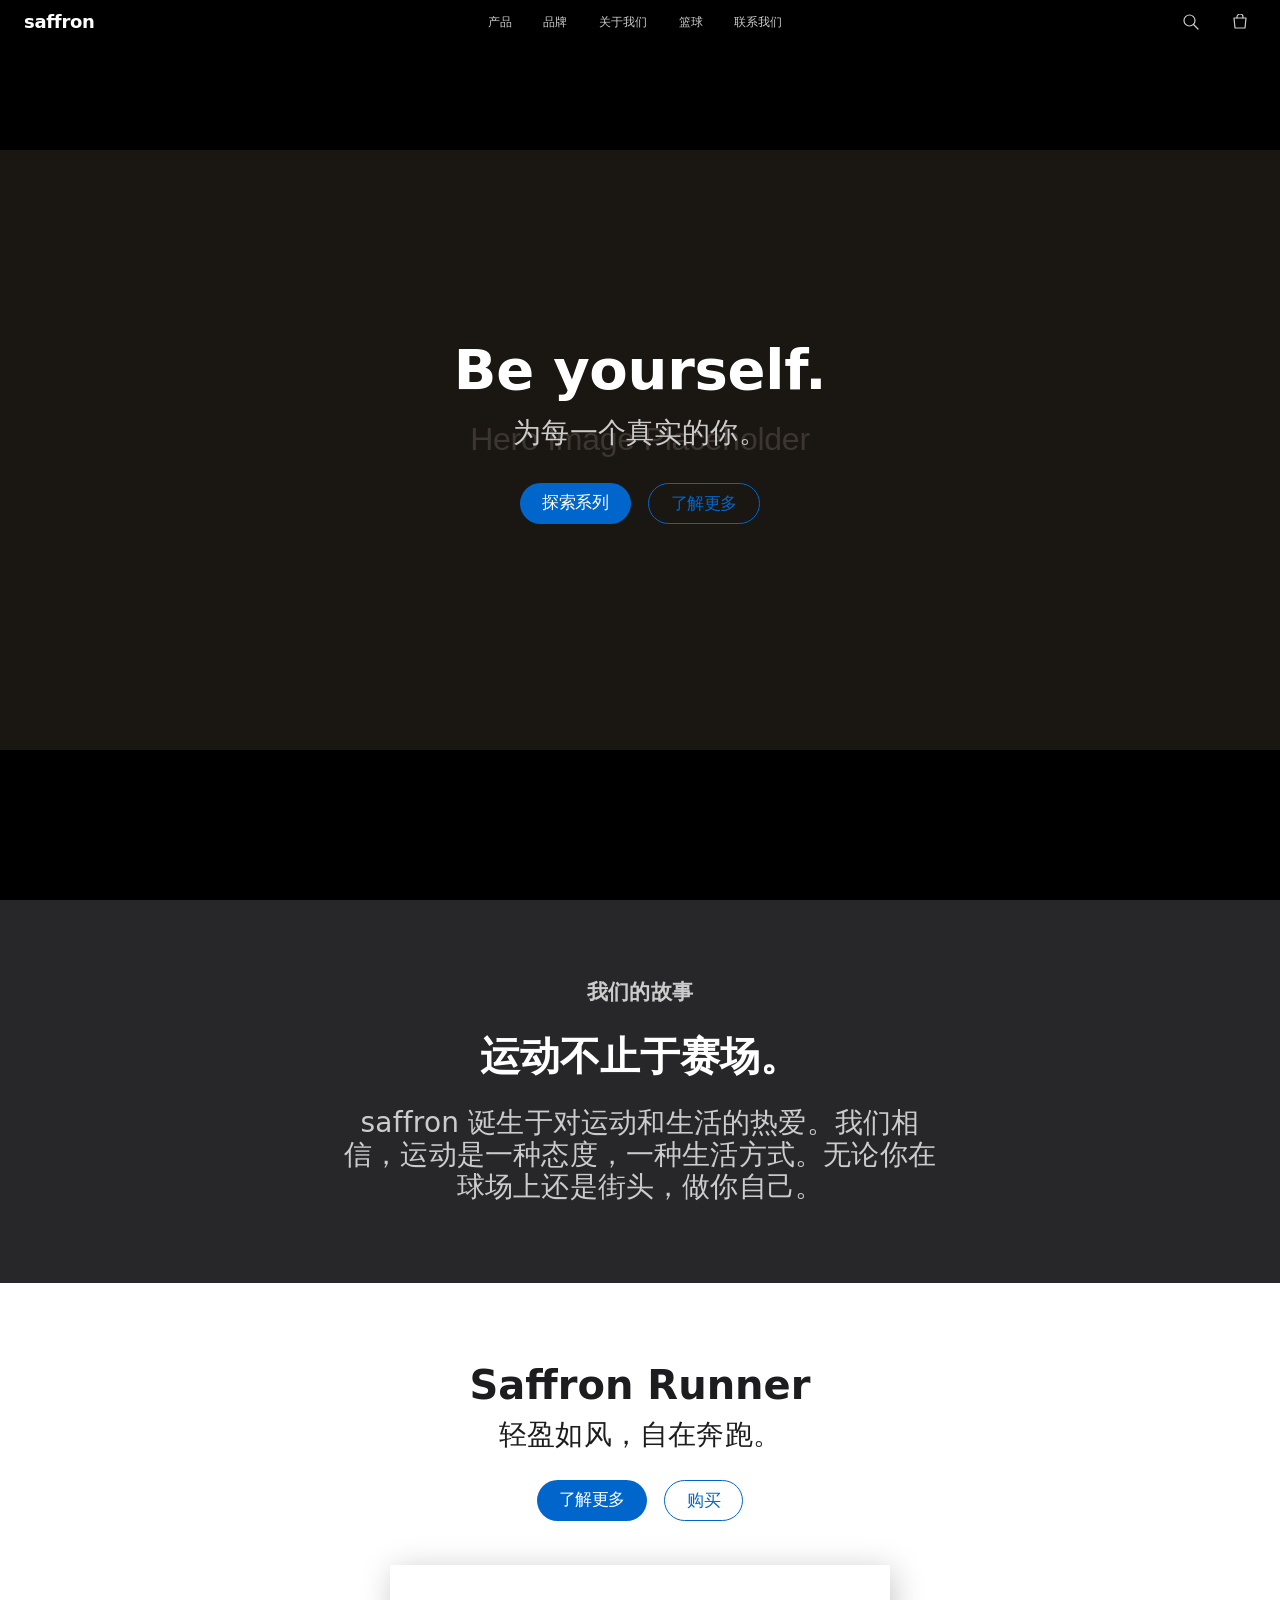
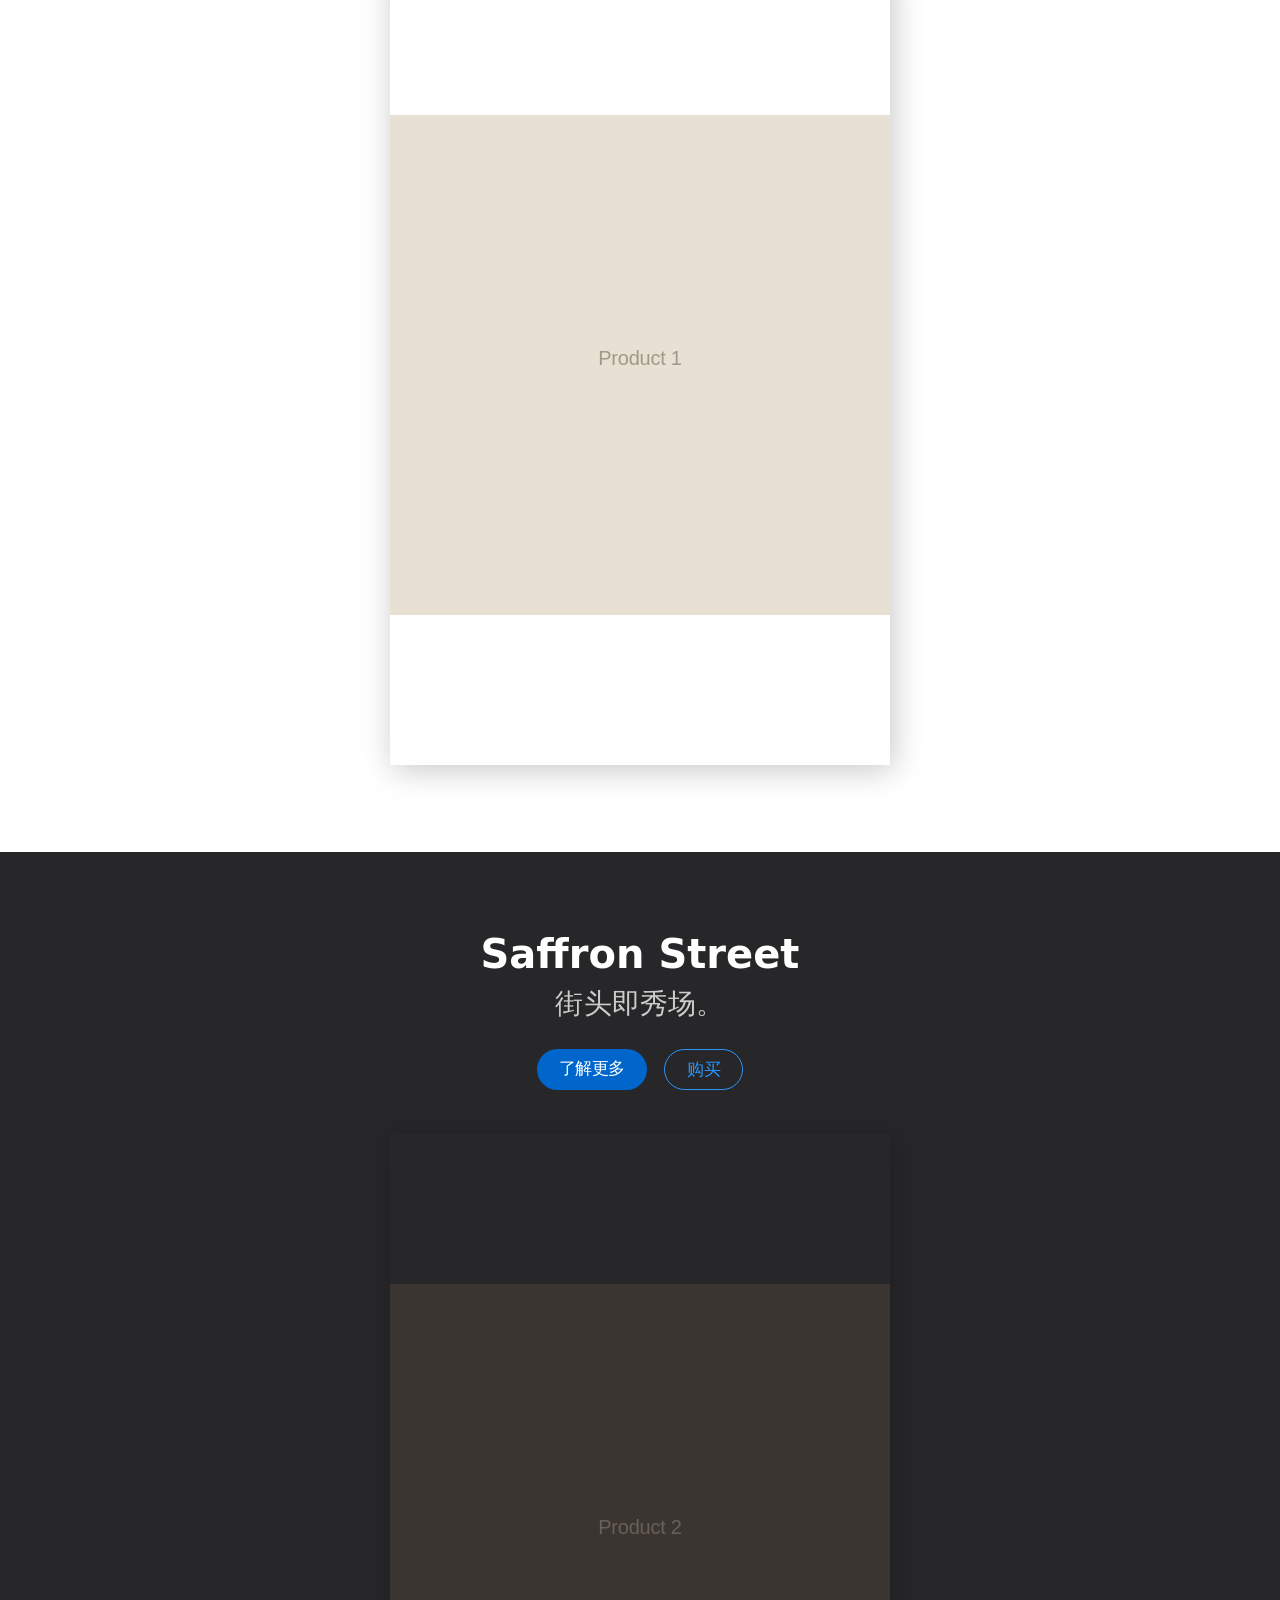
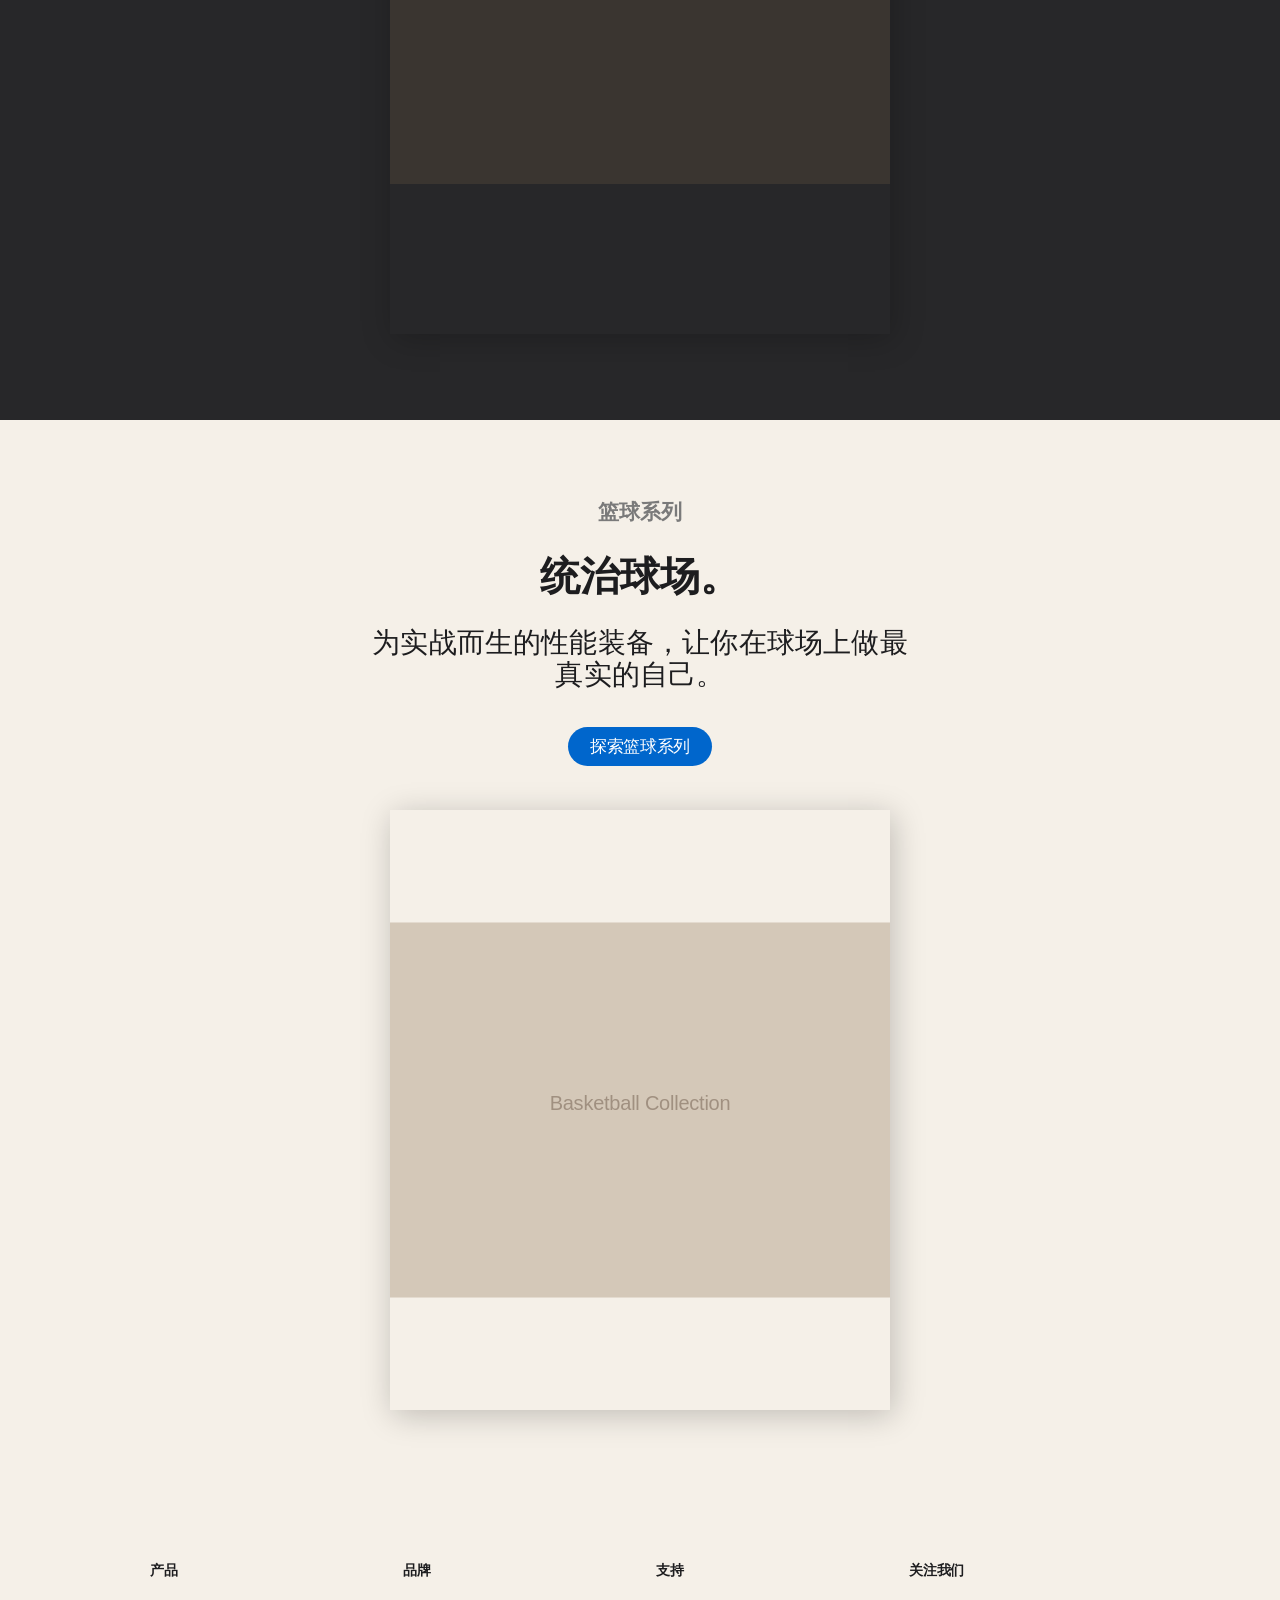
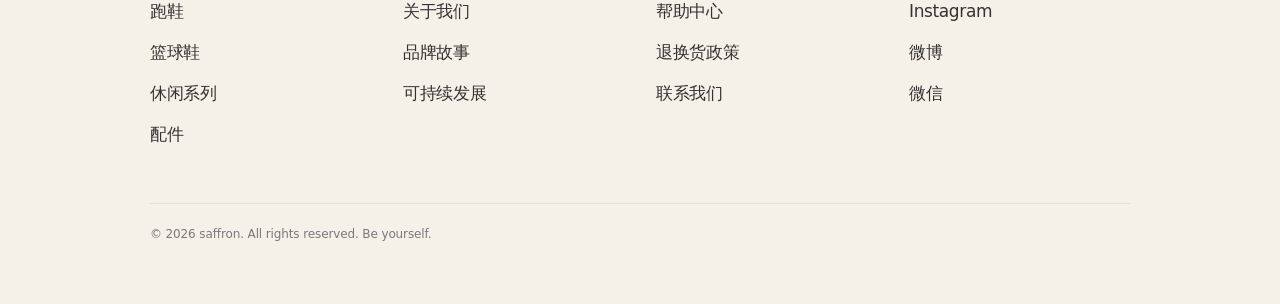
<file: index.html>
<!DOCTYPE html>
<html lang="zh-CN">
<head>
  <meta charset="UTF-8">
  <meta name="viewport" content="width=device-width, initial-scale=1.0">
  <title>saffron — Be yourself</title>
  <style>
:root{--color-primary:#0066cc;--color-primary-focus:#0071e3;--color-primary-on-dark:#2997ff;--color-canvas:#fff;--color-canvas-warm:#f5f0e8;--color-surface-tile-1:#272729;--color-surface-black:#000;--color-ink:#1d1d1f;--color-body-on-dark:#fff;--color-body-muted:#ccc;--color-ink-muted-80:#333;--color-ink-muted-48:#7a7a7a;--color-hairline:#e0e0e0;--color-on-primary:#fff;--font-display:"SF Pro Display",system-ui,-apple-system,BlinkMacSystemFont,"Inter",sans-serif;--font-text:"SF Pro Text",system-ui,-apple-system,BlinkMacSystemFont,"Inter",sans-serif;--space-xxs:4px;--space-xs:8px;--space-sm:12px;--space-md:17px;--space-lg:24px;--space-xl:32px;--space-xxl:48px;--space-section:80px;--rounded-lg:18px;--rounded-pill:9999px;--shadow-product:3px 5px 30px rgba(0,0,0,.22)}
*,*::before,*::after{margin:0;padding:0;box-sizing:border-box}
html{font-size:16px;-webkit-font-smoothing:antialiased;-moz-osx-font-smoothing:grayscale}
body{font-family:var(--font-text);font-size:17px;font-weight:400;line-height:1.47;letter-spacing:-.374px;color:var(--color-ink);background:var(--color-canvas)}
a{color:var(--color-primary);text-decoration:none}
a:hover{text-decoration:underline}
img{max-width:100%;height:auto;display:block}
.hero-display{font-family:var(--font-display);font-size:56px;font-weight:600;line-height:1.07;letter-spacing:-.28px}
.display-lg{font-family:var(--font-display);font-size:40px;font-weight:600;line-height:1.1;letter-spacing:0}
.lead{font-family:var(--font-display);font-size:28px;font-weight:400;line-height:1.14;letter-spacing:.196px}
.tagline{font-family:var(--font-display);font-size:21px;font-weight:600;line-height:1.19;letter-spacing:.231px}
.body-strong{font-size:17px;font-weight:600;line-height:1.24;letter-spacing:-.374px}
.caption{font-size:14px;font-weight:400;line-height:1.43;letter-spacing:-.224px}
.caption-strong{font-size:14px;font-weight:600;line-height:1.29;letter-spacing:-.224px}
.fine-print{font-size:12px;font-weight:400;line-height:1;letter-spacing:-.12px}
.global-nav{position:fixed;top:0;left:0;right:0;z-index:1000;background:var(--color-surface-black);height:44px}
.nav-inner{max-width:1440px;margin:0 auto;height:100%;display:flex;align-items:center;justify-content:space-between;padding:0 var(--space-lg)}
.nav-logo{color:var(--color-body-on-dark);font-family:var(--font-display);font-size:18px;font-weight:600;letter-spacing:-.28px;text-decoration:none}
.nav-logo:hover{text-decoration:none}
.nav-links{display:flex;gap:var(--space-xl)}
.nav-link{color:var(--color-body-on-dark);font-size:12px;font-weight:400;line-height:1;letter-spacing:-.12px;text-decoration:none;opacity:.8;transition:opacity .2s}
.nav-link:hover{opacity:1;text-decoration:none}
.nav-actions{display:flex;align-items:center;gap:var(--space-md)}
.nav-icon-btn{background:none;border:none;color:var(--color-body-on-dark);cursor:pointer;padding:var(--space-xs);display:flex;align-items:center;justify-content:center;opacity:.8;transition:opacity .2s}
.nav-icon-btn:hover{opacity:1}
.nav-hamburger{display:none;flex-direction:column;gap:4px;background:none;border:none;cursor:pointer;padding:var(--space-xs)}
.nav-hamburger span{display:block;width:16px;height:1.5px;background:var(--color-body-on-dark);transition:transform .3s,opacity .3s}
.nav-hamburger.active span:first-child{transform:translateY(2.75px) rotate(45deg)}
.nav-hamburger.active span:last-child{transform:translateY(-2.75px) rotate(-45deg)}
.tile{width:100%;padding:var(--space-section) var(--space-lg);text-align:center}
.tile-light{background:var(--color-canvas);color:var(--color-ink)}
.tile-dark{background:var(--color-surface-tile-1);color:var(--color-body-on-dark)}
.tile-warm{background:var(--color-canvas-warm);color:var(--color-ink)}
.hero{position:relative;min-height:100vh;display:flex;align-items:center;justify-content:center;background:var(--color-surface-black);padding-top:44px;overflow:hidden}
.hero-bg{position:absolute;inset:0;z-index:0}
.hero-bg img,.hero-bg svg{width:100%;height:100%;object-fit:cover}
.hero-content{position:relative;z-index:1;display:flex;flex-direction:column;align-items:center;gap:var(--space-md)}
.hero h1{color:var(--color-body-on-dark)}
.hero-sub{color:var(--color-body-muted)}
.hero-ctas{display:flex;gap:var(--space-md);margin-top:var(--space-md)}
.btn{display:inline-block;font-family:var(--font-text);font-size:17px;font-weight:400;line-height:1;padding:11px 22px;border-radius:var(--rounded-pill);text-decoration:none;cursor:pointer;transition:transform .05s;border:none}
.btn:active{transform:scale(.95)}
.btn:focus-visible{outline:2px solid var(--color-primary-focus);outline-offset:2px}
.btn-primary{background:var(--color-primary);color:var(--color-on-primary)}
.btn-primary:hover{text-decoration:none}
.btn-secondary{background:transparent;color:var(--color-primary);border:1px solid var(--color-primary)}
.btn-secondary:hover{text-decoration:none}
.tile-inner{max-width:720px;margin:0 auto;display:flex;flex-direction:column;align-items:center;gap:var(--space-sm)}
.tile-dark a.btn-secondary{color:var(--color-primary-on-dark);border-color:var(--color-primary-on-dark)}
.tile-muted{color:var(--color-body-muted)}
.tile-tagline-muted{color:var(--color-body-muted);margin-bottom:var(--space-md)}
.tile-lead-centered{margin-top:var(--space-md);max-width:600px;margin-left:auto;margin-right:auto}
.tile-tagline-subtle{color:var(--color-ink-muted-48);margin-bottom:var(--space-md)}
.tile-lead-centered-narrow{margin-top:var(--space-md);max-width:560px;margin-left:auto;margin-right:auto}
.tile-ctas-spaced{margin-top:var(--space-lg)}
.tile-product-img-spaced{margin-top:var(--space-xl)}
.footer-legal-text{color:var(--color-ink-muted-48)}
.tile-product-img{margin-top:var(--space-xl);max-width:500px;width:100%}
.tile-product-img img,.tile-product-img svg{width:100%;border-radius:0;box-shadow:var(--shadow-product)}
.footer{background:var(--color-canvas-warm);padding:64px var(--space-lg)}
.footer-inner{max-width:980px;margin:0 auto}
.footer-columns{display:grid;grid-template-columns:repeat(4,1fr);gap:var(--space-xl);margin-bottom:var(--space-xxl)}
.footer-col-title{color:var(--color-ink);margin-bottom:var(--space-sm)}
.footer-links{list-style:none}
.footer-links li{margin-bottom:0}
.footer-links a{color:var(--color-ink-muted-80);font-size:17px;font-weight:400;line-height:2.41;text-decoration:none}
.footer-links a:hover{text-decoration:underline}
.footer-legal{border-top:1px solid var(--color-hairline);padding-top:var(--space-lg);text-align:left}
.fade-in{opacity:0;transition:opacity .3s ease}
.fade-in.visible{opacity:1}
@media(max-width:1068px){.hero-display{font-size:40px}.tile-product-img{max-width:400px}}
@media(max-width:833px){.nav-links{display:none;position:absolute;top:44px;left:0;right:0;background:var(--color-surface-black);flex-direction:column;padding:var(--space-lg);gap:var(--space-lg)}.nav-links.open{display:flex}.nav-hamburger{display:flex}.footer-columns{grid-template-columns:repeat(2,1fr)}}
@media(max-width:640px){.hero-display{font-size:34px}.display-lg{font-size:34px}.lead{font-size:22px}.tile{padding:var(--space-xxl) var(--space-lg)}.tile-inner{padding:0}.hero-ctas{flex-direction:column;width:100%;max-width:280px}.hero-ctas .btn{width:100%;text-align:center}.tile-product-img{max-width:100%}.footer-columns{grid-template-columns:1fr;gap:var(--space-lg)}}
@media(max-width:419px){.hero-display{font-size:28px}.display-lg{font-size:28px}}
  </style>
</head>
<body>

  <nav class="global-nav" id="globalNav">
    <div class="nav-inner">
      <a href="index.html" class="nav-logo">saffron</a>
      <div class="nav-links" id="navLinks">
        <a href="index.html#product1" class="nav-link">产品</a>
        <a href="story.html" class="nav-link">品牌</a>
        <a href="about.html" class="nav-link">关于我们</a>
        <a href="index.html#basketball" class="nav-link">篮球</a>
        <a href="contact.html" class="nav-link">联系我们</a>
      </div>
      <div class="nav-actions">
        <button class="nav-icon-btn" aria-label="搜索">
          <svg width="16" height="16" viewBox="0 0 16 16" fill="none"><circle cx="6.5" cy="6.5" r="5.5" stroke="currentColor" stroke-width="1.2"/><path d="M10.5 10.5L15 15" stroke="currentColor" stroke-width="1.2" stroke-linecap="round"/></svg>
        </button>
        <button class="nav-icon-btn" aria-label="购物袋">
          <svg width="16" height="16" viewBox="0 0 16 16" fill="none"><path d="M2 4h12l-1 10H3L2 4z" stroke="currentColor" stroke-width="1.2" stroke-linejoin="round"/><path d="M5 4V3a3 3 0 016 0v1" stroke="currentColor" stroke-width="1.2" stroke-linecap="round"/></svg>
        </button>
        <button class="nav-hamburger" id="navHamburger" aria-label="菜单"><span></span><span></span></button>
      </div>
    </div>
  </nav>

  <section class="tile hero" id="hero">
    <div class="hero-bg">
      <svg xmlns="http://www.w3.org/2000/svg" width="1920" height="900" viewBox="0 0 1920 900"><rect fill="#1a1612" width="1920" height="900"/><text x="960" y="450" text-anchor="middle" fill="#3d3530" font-family="sans-serif" font-size="48">Hero Image Placeholder</text></svg>
    </div>
    <div class="hero-content">
      <h1 class="hero-display">Be yourself.</h1>
      <p class="lead hero-sub">为每一个真实的你。</p>
      <div class="hero-ctas">
        <a href="#product1" class="btn btn-primary">探索系列</a>
        <a href="#brandStory" class="btn btn-secondary">了解更多</a>
      </div>
    </div>
  </section>

  <section class="tile tile-dark" id="brandStory">
    <div class="tile-inner">
      <p class="tagline tile-tagline-muted">我们的故事</p>
      <h2 class="display-lg">运动不止于赛场。</h2>
      <p class="lead tile-muted tile-lead-centered">saffron 诞生于对运动和生活的热爱。我们相信，运动是一种态度，一种生活方式。无论你在球场上还是街头，做你自己。</p>
    </div>
  </section>

  <section class="tile tile-light" id="product1">
    <div class="tile-inner">
      <h2 class="display-lg">Saffron Runner</h2>
      <p class="lead">轻盈如风，自在奔跑。</p>
      <div class="hero-ctas">
        <a href="#" class="btn btn-primary">了解更多</a>
        <a href="#" class="btn btn-secondary">购买</a>
      </div>
      <div class="tile-product-img">
        <svg xmlns="http://www.w3.org/2000/svg" width="800" height="800" viewBox="0 0 800 800"><rect fill="#e8e0d2" width="800" height="800" rx="0"/><text x="400" y="400" text-anchor="middle" fill="#a09888" font-family="sans-serif" font-size="32">Product 1</text></svg>
      </div>
    </div>
  </section>

  <section class="tile tile-dark" id="product2">
    <div class="tile-inner">
      <h2 class="display-lg">Saffron Street</h2>
      <p class="lead tile-muted">街头即秀场。</p>
      <div class="hero-ctas">
        <a href="#" class="btn btn-primary">了解更多</a>
        <a href="#" class="btn btn-secondary">购买</a>
      </div>
      <div class="tile-product-img">
        <svg xmlns="http://www.w3.org/2000/svg" width="800" height="800" viewBox="0 0 800 800"><rect fill="#3a3530" width="800" height="800" rx="0"/><text x="400" y="400" text-anchor="middle" fill="#6a6058" font-family="sans-serif" font-size="32">Product 2</text></svg>
      </div>
    </div>
  </section>

  <section class="tile tile-warm" id="basketball">
    <div class="tile-inner">
      <p class="tagline tile-tagline-subtle">篮球系列</p>
      <h2 class="display-lg">统治球场。</h2>
      <p class="lead tile-lead-centered-narrow">为实战而生的性能装备，让你在球场上做最真实的自己。</p>
      <div class="hero-ctas tile-ctas-spaced">
        <a href="#" class="btn btn-primary">探索篮球系列</a>
      </div>
      <div class="tile-product-img tile-product-img-spaced">
        <svg xmlns="http://www.w3.org/2000/svg" width="800" height="600" viewBox="0 0 800 600"><rect fill="#d4c8b8" width="800" height="600"/><text x="400" y="300" text-anchor="middle" fill="#a09080" font-family="sans-serif" font-size="32">Basketball Collection</text></svg>
      </div>
    </div>
  </section>

  <footer class="footer" id="footer">
    <div class="footer-inner">
      <div class="footer-columns">
        <div class="footer-col">
          <h4 class="caption-strong footer-col-title">产品</h4>
          <ul class="footer-links">
            <li><a href="#">跑鞋</a></li>
            <li><a href="#">篮球鞋</a></li>
            <li><a href="#">休闲系列</a></li>
            <li><a href="#">配件</a></li>
          </ul>
        </div>
        <div class="footer-col">
          <h4 class="caption-strong footer-col-title">品牌</h4>
          <ul class="footer-links">
            <li><a href="about.html">关于我们</a></li>
            <li><a href="story.html">品牌故事</a></li>
            <li><a href="#">可持续发展</a></li>
          </ul>
        </div>
        <div class="footer-col">
          <h4 class="caption-strong footer-col-title">支持</h4>
          <ul class="footer-links">
            <li><a href="#">帮助中心</a></li>
            <li><a href="#">退换货政策</a></li>
            <li><a href="contact.html">联系我们</a></li>
          </ul>
        </div>
        <div class="footer-col">
          <h4 class="caption-strong footer-col-title">关注我们</h4>
          <ul class="footer-links">
            <li><a href="#">Instagram</a></li>
            <li><a href="#">微博</a></li>
            <li><a href="#">微信</a></li>
          </ul>
        </div>
      </div>
      <div class="footer-legal">
        <p class="fine-print footer-legal-text">&copy; 2026 saffron. All rights reserved. Be yourself.</p>
      </div>
    </div>
  </footer>

  <script>
const hamburger=document.getElementById('navHamburger'),navLinks=document.getElementById('navLinks');
if(hamburger&&navLinks){hamburger.addEventListener('click',()=>{hamburger.classList.toggle('active');navLinks.classList.toggle('open')});navLinks.querySelectorAll('a').forEach(l=>{l.addEventListener('click',()=>{hamburger.classList.remove('active');navLinks.classList.remove('open')})})}
const obs=new IntersectionObserver(es=>{es.forEach(e=>{if(e.isIntersecting){e.target.classList.add('visible');obs.unobserve(e.target)}})},{threshold:.15,rootMargin:'0px 0px -40px 0px'});
document.querySelectorAll('.tile-product-img').forEach(el=>{el.classList.add('fade-in');obs.observe(el)});
  </script>
</body>
</html>
</file>
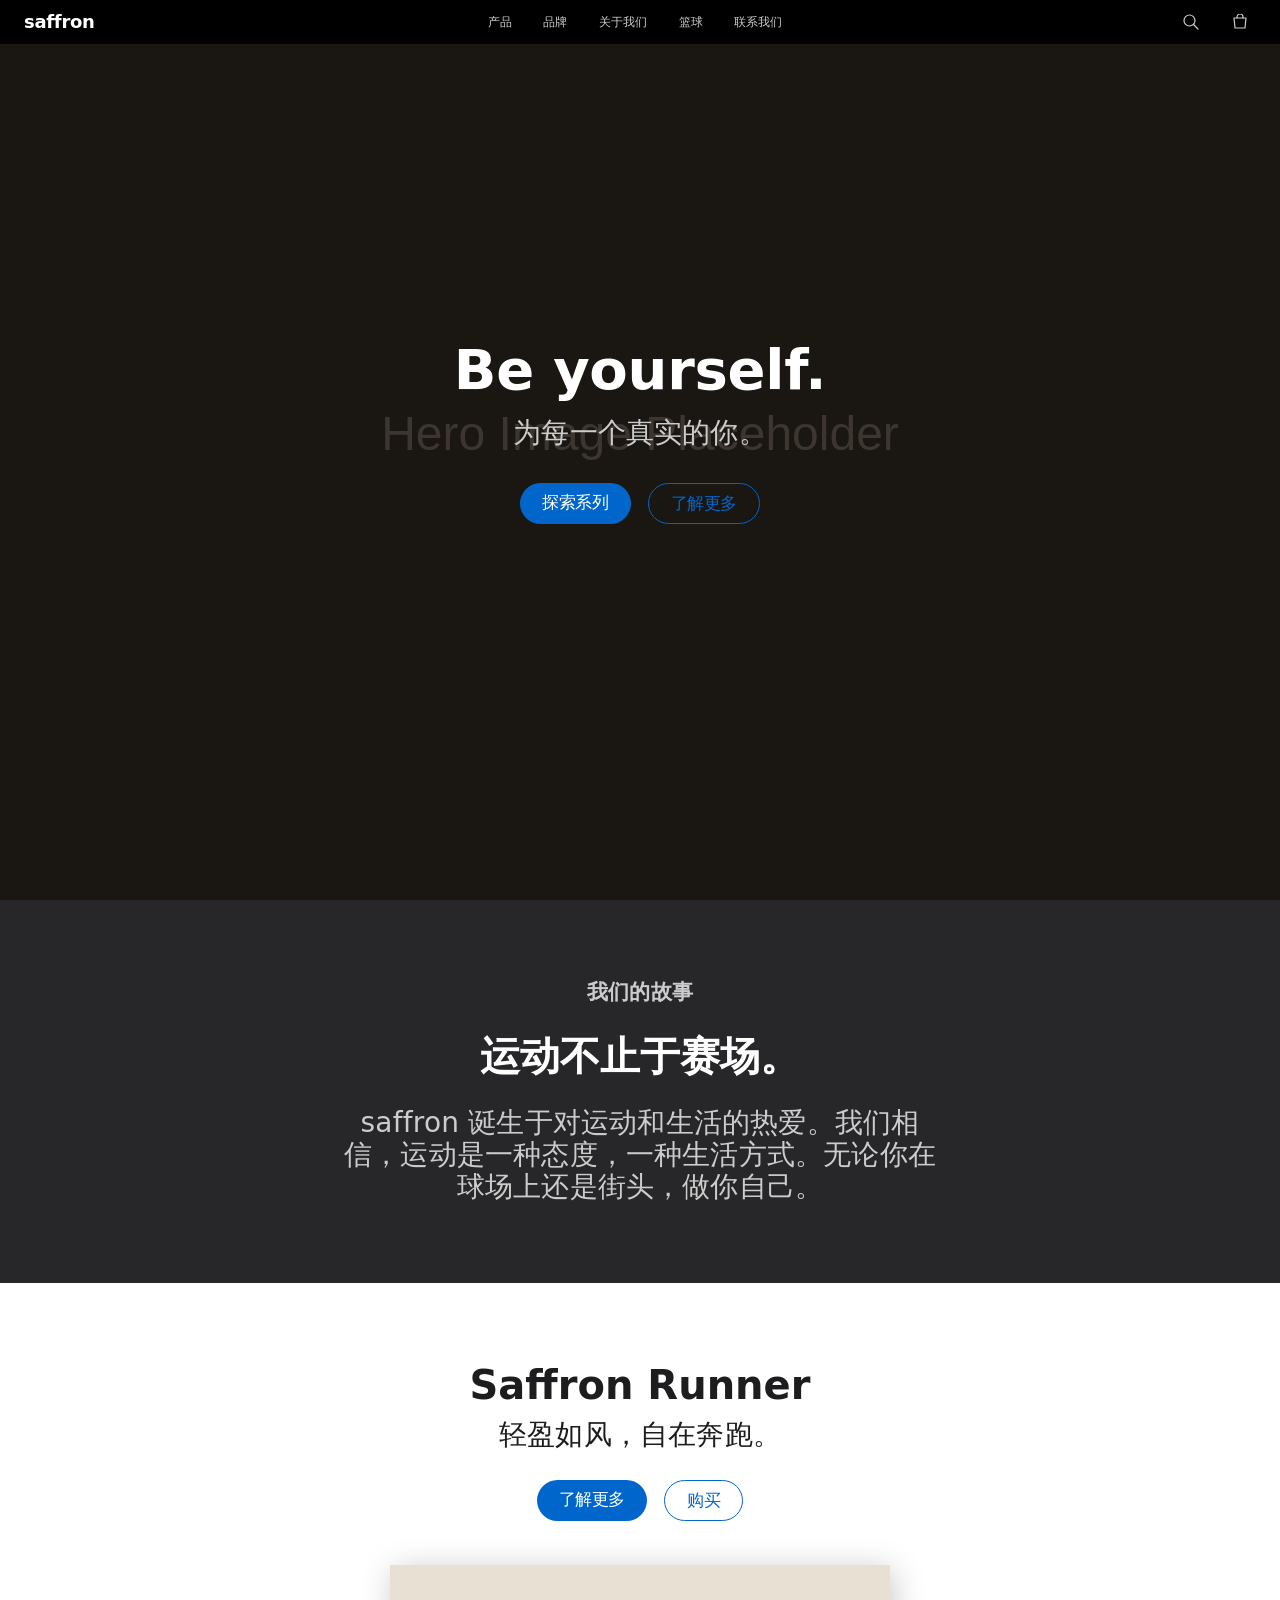
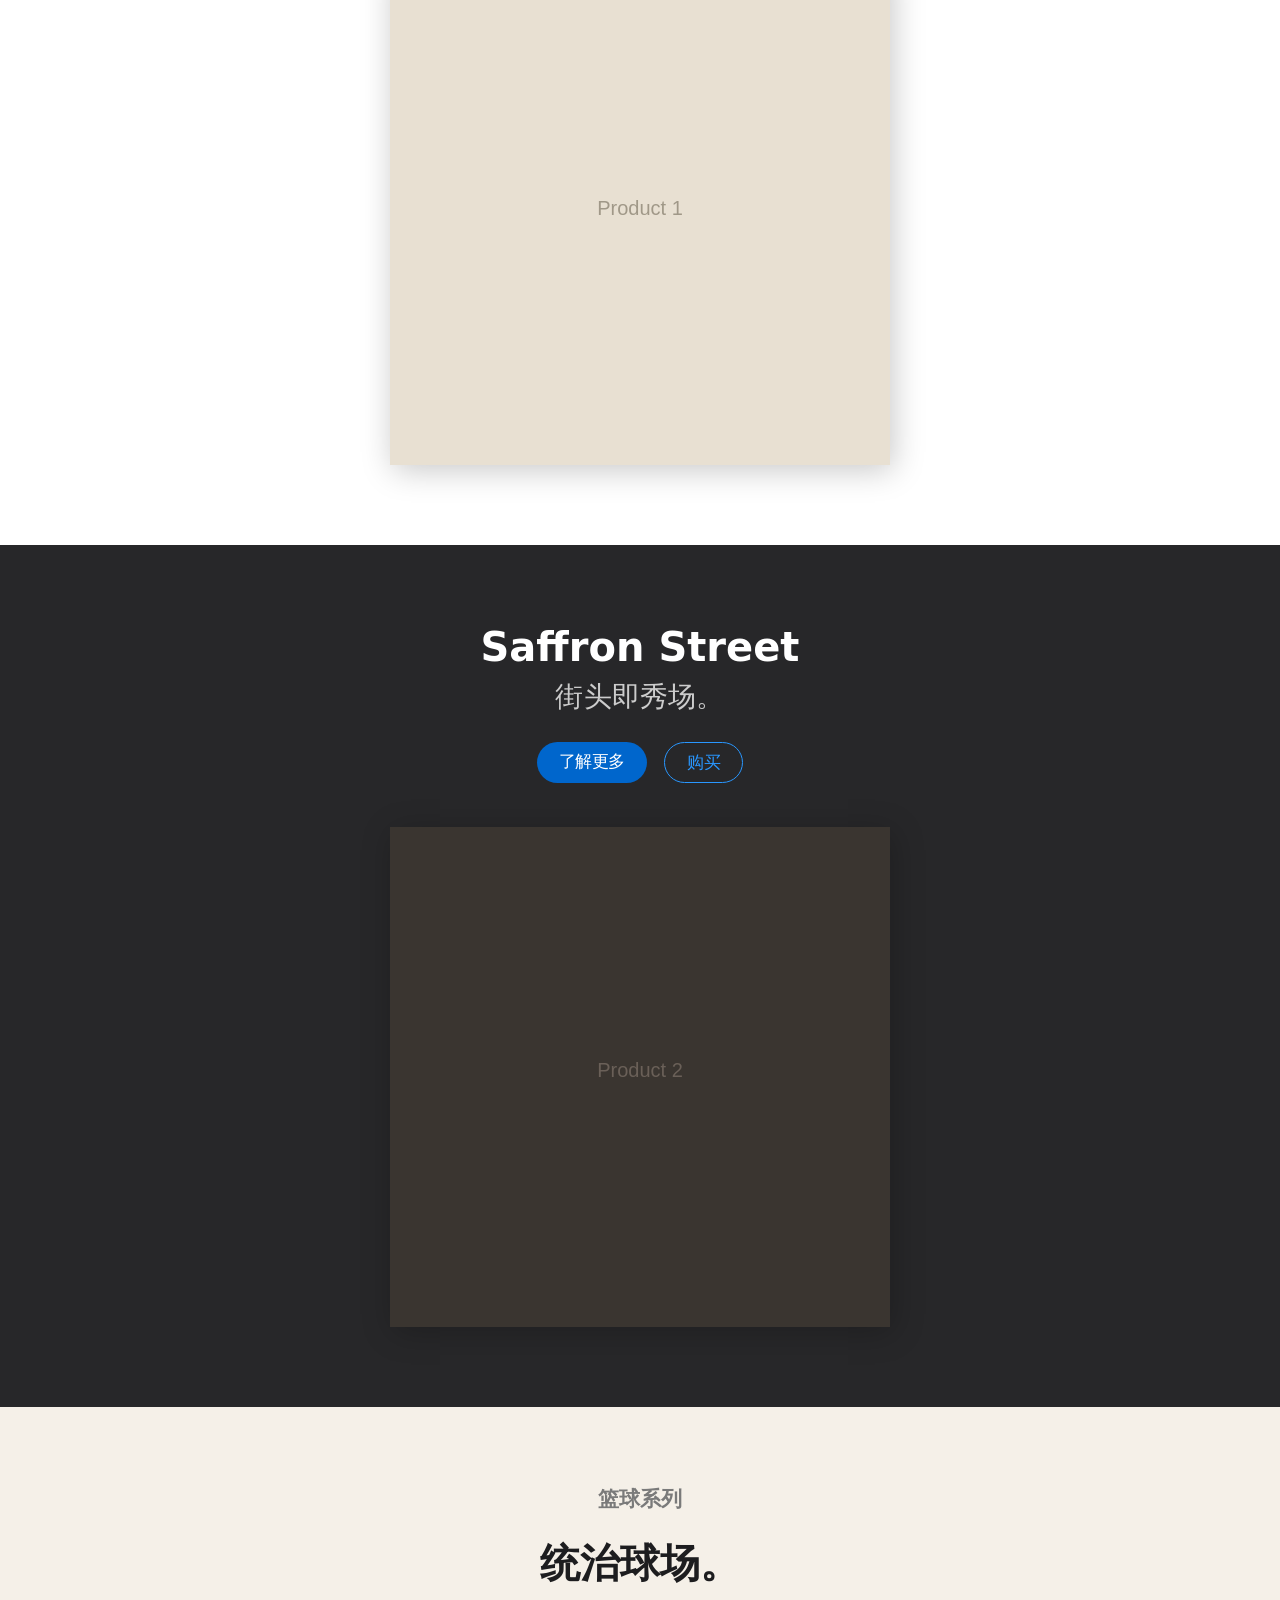
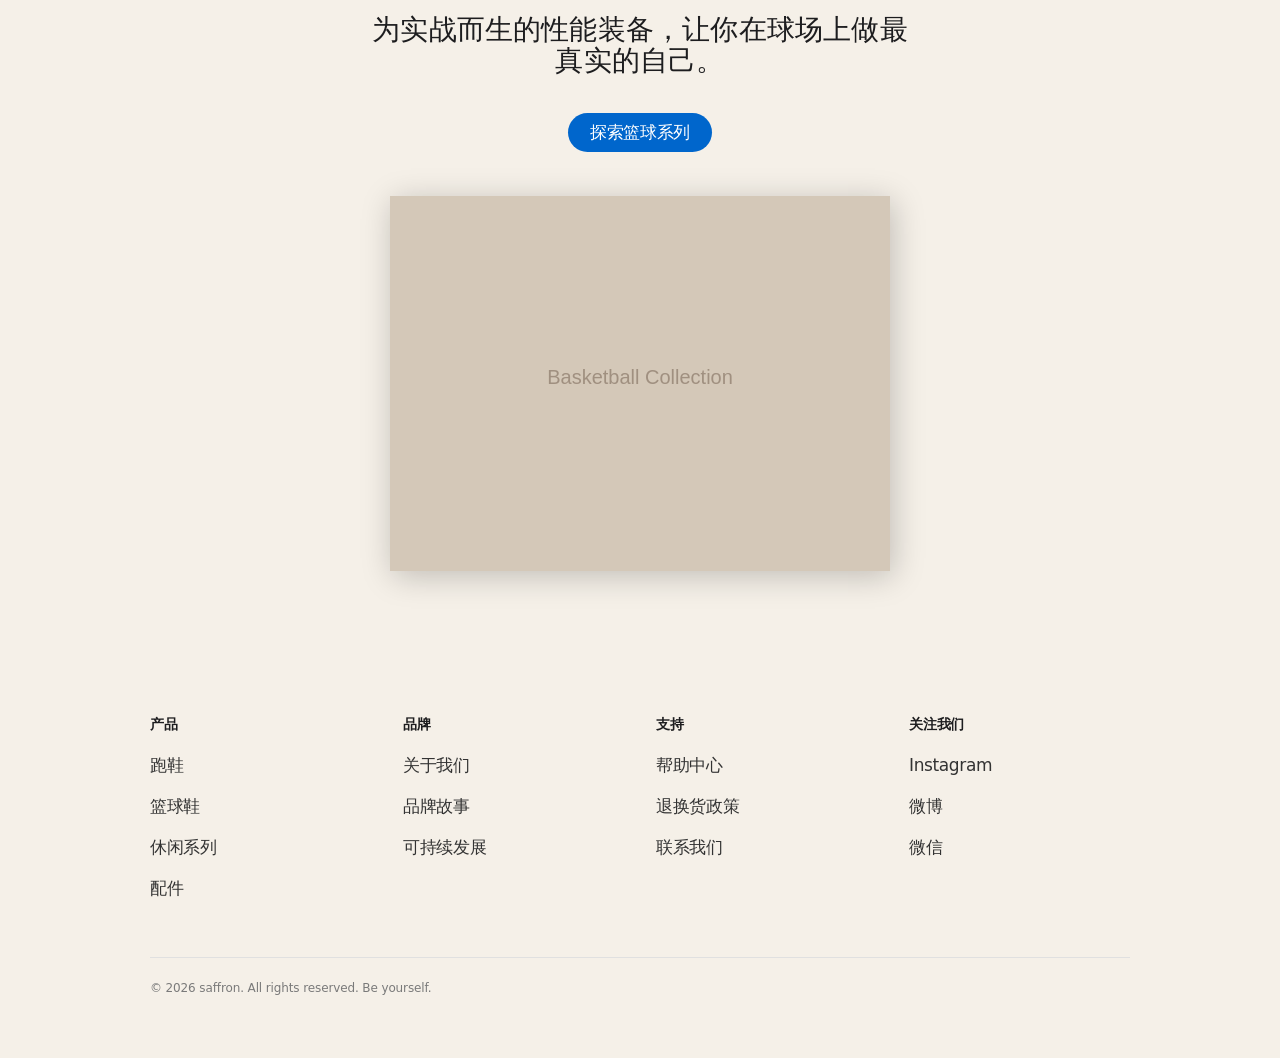
<file: saffron/index.html>
<!DOCTYPE html>
<html lang="zh-CN">
<head>
  <meta charset="UTF-8">
  <meta name="viewport" content="width=device-width, initial-scale=1.0">
  <title>saffron — Be yourself</title>
  <link rel="stylesheet" href="styles/style.css">
</head>
<body>

  <!-- Nav -->
  <nav class="global-nav" id="globalNav">
    <div class="nav-inner">
      <a href="#" class="nav-logo">saffron</a>
      <div class="nav-links" id="navLinks">
        <a href="index.html#product1" class="nav-link">产品</a>
        <a href="story.html" class="nav-link">品牌</a>
        <a href="about.html" class="nav-link">关于我们</a>
        <a href="index.html#basketball" class="nav-link">篮球</a>
        <a href="contact.html" class="nav-link">联系我们</a>
      </div>
      <div class="nav-actions">
        <button class="nav-icon-btn" aria-label="搜索">
          <svg width="16" height="16" viewBox="0 0 16 16" fill="none">
            <circle cx="6.5" cy="6.5" r="5.5" stroke="currentColor" stroke-width="1.2"/>
            <path d="M10.5 10.5L15 15" stroke="currentColor" stroke-width="1.2" stroke-linecap="round"/>
          </svg>
        </button>
        <button class="nav-icon-btn" aria-label="购物袋">
          <svg width="16" height="16" viewBox="0 0 16 16" fill="none">
            <path d="M2 4h12l-1 10H3L2 4z" stroke="currentColor" stroke-width="1.2" stroke-linejoin="round"/>
            <path d="M5 4V3a3 3 0 016 0v1" stroke="currentColor" stroke-width="1.2" stroke-linecap="round"/>
          </svg>
        </button>
        <button class="nav-hamburger" id="navHamburger" aria-label="菜单">
          <span></span>
          <span></span>
        </button>
      </div>
    </div>
  </nav>

  <!-- Hero -->
  <section class="tile hero" id="hero">
    <div class="hero-bg">
      <img src="assets/hero.svg" alt="saffron 运动" loading="eager">
    </div>
    <div class="hero-content">
      <h1 class="hero-display">Be yourself.</h1>
      <p class="lead hero-sub">为每一个真实的你。</p>
      <div class="hero-ctas">
        <a href="#product1" class="btn btn-primary">探索系列</a>
        <a href="#brandStory" class="btn btn-secondary">了解更多</a>
      </div>
    </div>
  </section>

  <!-- Brand Story -->
  <section class="tile tile-dark" id="brandStory">
    <div class="tile-inner">
      <p class="tagline tile-tagline-muted">我们的故事</p>
      <h2 class="display-lg">运动不止于赛场。</h2>
      <p class="lead tile-muted tile-lead-centered">
        saffron 诞生于对运动和生活的热爱。我们相信，运动是一种态度，一种生活方式。无论你在球场上还是街头，做你自己。
      </p>
    </div>
  </section>

  <!-- Product 1 -->
  <section class="tile tile-light" id="product1">
    <div class="tile-inner">
      <h2 class="display-lg">Saffron Runner</h2>
      <p class="lead">轻盈如风，自在奔跑。</p>
      <div class="hero-ctas">
        <a href="#" class="btn btn-primary">了解更多</a>
        <a href="#" class="btn btn-secondary">购买</a>
      </div>
      <div class="tile-product-img">
        <img src="assets/product-1.svg" alt="Saffron Runner" loading="lazy">
      </div>
    </div>
  </section>

  <!-- Product 2 -->
  <section class="tile tile-dark" id="product2">
    <div class="tile-inner">
      <h2 class="display-lg">Saffron Street</h2>
      <p class="lead tile-muted">街头即秀场。</p>
      <div class="hero-ctas">
        <a href="#" class="btn btn-primary">了解更多</a>
        <a href="#" class="btn btn-secondary">购买</a>
      </div>
      <div class="tile-product-img">
        <img src="assets/product-2.svg" alt="Saffron Street" loading="lazy">
      </div>
    </div>
  </section>

  <!-- Basketball -->
  <section class="tile tile-warm" id="basketball">
    <div class="tile-inner">
      <p class="tagline tile-tagline-subtle">篮球系列</p>
      <h2 class="display-lg">统治球场。</h2>
      <p class="lead tile-lead-centered-narrow">
        为实战而生的性能装备，让你在球场上做最真实的自己。
      </p>
      <div class="hero-ctas tile-ctas-spaced">
        <a href="#" class="btn btn-primary">探索篮球系列</a>
      </div>
      <div class="tile-product-img tile-product-img-spaced">
        <img src="assets/basketball.svg" alt="Saffron 篮球系列" loading="lazy">
      </div>
    </div>
  </section>

  <!-- Footer -->
  <footer class="footer" id="footer">
    <div class="footer-inner">
      <div class="footer-columns">
        <div class="footer-col">
          <h4 class="caption-strong footer-col-title">产品</h4>
          <ul class="footer-links">
            <li><a href="#">跑鞋</a></li>
            <li><a href="#">篮球鞋</a></li>
            <li><a href="#">休闲系列</a></li>
            <li><a href="#">配件</a></li>
          </ul>
        </div>
        <div class="footer-col">
          <h4 class="caption-strong footer-col-title">品牌</h4>
          <ul class="footer-links">
            <li><a href="about.html">关于我们</a></li>
            <li><a href="story.html">品牌故事</a></li>
            <li><a href="#">可持续发展</a></li>
          </ul>
        </div>
        <div class="footer-col">
          <h4 class="caption-strong footer-col-title">支持</h4>
          <ul class="footer-links">
            <li><a href="#">帮助中心</a></li>
            <li><a href="#">退换货政策</a></li>
            <li><a href="contact.html">联系我们</a></li>
          </ul>
        </div>
        <div class="footer-col">
          <h4 class="caption-strong footer-col-title">关注我们</h4>
          <ul class="footer-links">
            <li><a href="#">Instagram</a></li>
            <li><a href="#">微博</a></li>
            <li><a href="#">微信</a></li>
          </ul>
        </div>
      </div>
      <div class="footer-legal">
        <p class="fine-print footer-legal-text">
          &copy; 2026 saffron. All rights reserved. Be yourself.
        </p>
      </div>
    </div>
  </footer>

  <script src="scripts/main.js"></script>
</body>
</html>
</file>
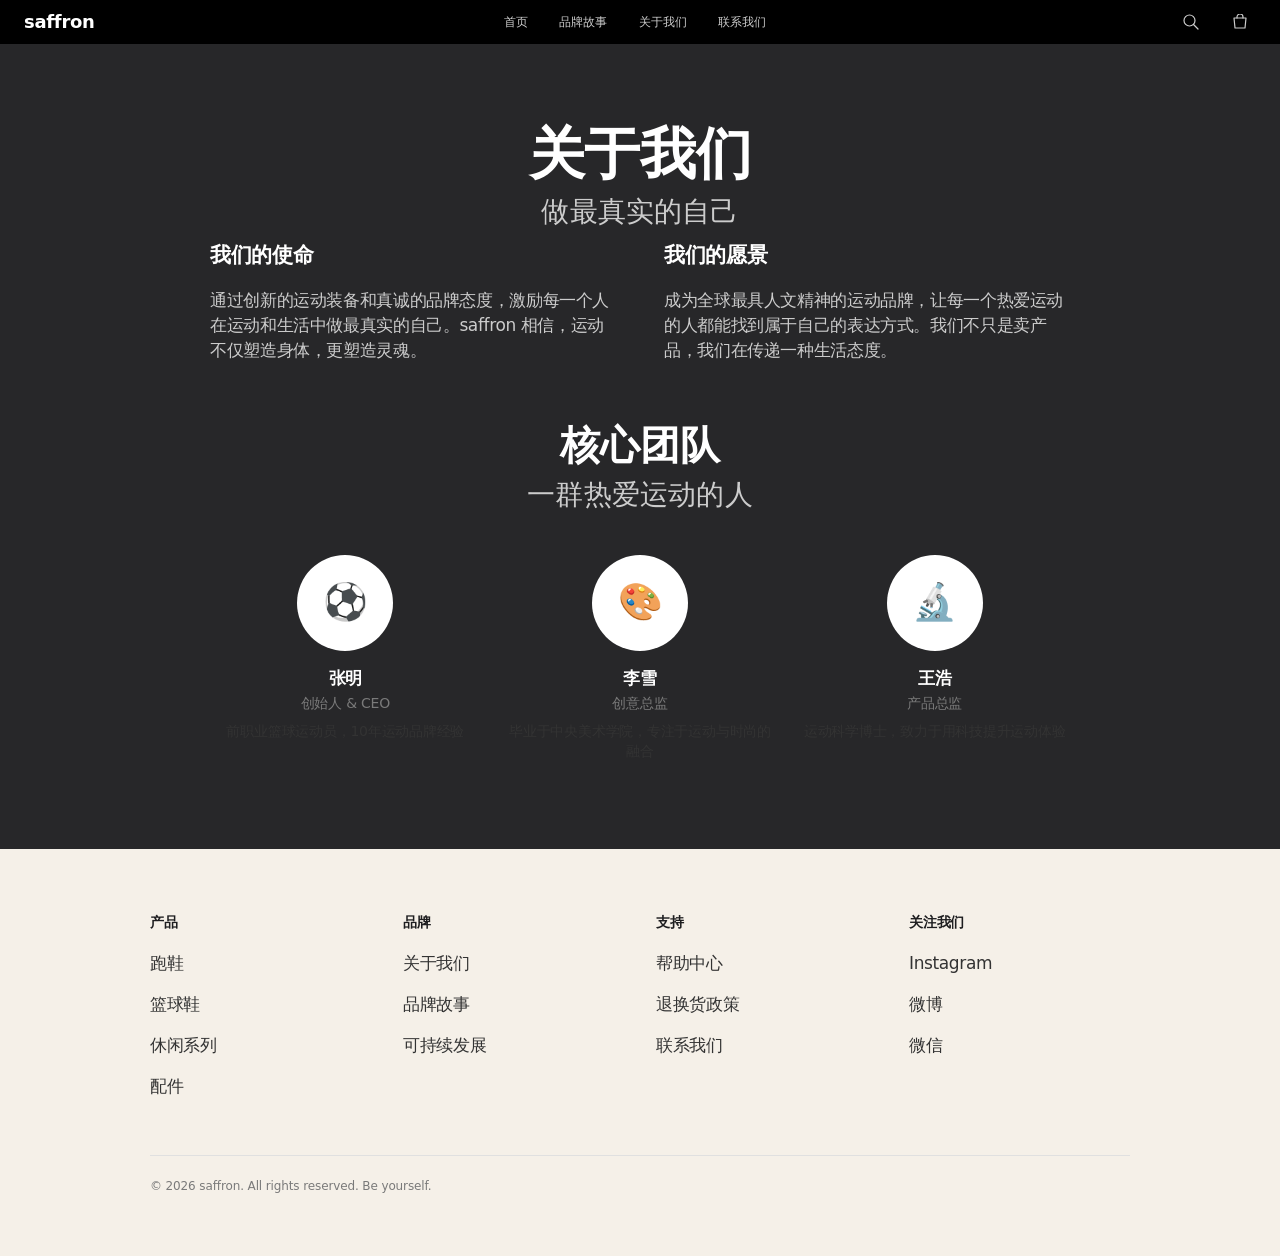
<file: about.html>
<!DOCTYPE html>
<html lang="zh-CN">
<head>
  <meta charset="UTF-8">
  <meta name="viewport" content="width=device-width, initial-scale=1.0">
  <title>关于我们 — saffron</title>
  <style>
:root{--color-primary:#0066cc;--color-primary-focus:#0071e3;--color-primary-on-dark:#2997ff;--color-canvas:#fff;--color-canvas-warm:#f5f0e8;--color-surface-tile-1:#272729;--color-surface-black:#000;--color-ink:#1d1d1f;--color-body-on-dark:#fff;--color-body-muted:#ccc;--color-ink-muted-80:#333;--color-ink-muted-48:#7a7a7a;--color-hairline:#e0e0e0;--color-on-primary:#fff;--font-display:"SF Pro Display",system-ui,-apple-system,BlinkMacSystemFont,"Inter",sans-serif;--font-text:"SF Pro Text",system-ui,-apple-system,BlinkMacSystemFont,"Inter",sans-serif;--space-xxs:4px;--space-xs:8px;--space-sm:12px;--space-md:17px;--space-lg:24px;--space-xl:32px;--space-xxl:48px;--space-section:80px;--rounded-lg:18px;--rounded-pill:9999px;--shadow-product:3px 5px 30px rgba(0,0,0,.22)}
*,*::before,*::after{margin:0;padding:0;box-sizing:border-box}
html{font-size:16px;-webkit-font-smoothing:antialiased;-moz-osx-font-smoothing:grayscale}
body{font-family:var(--font-text);font-size:17px;font-weight:400;line-height:1.47;letter-spacing:-.374px;color:var(--color-ink);background:var(--color-canvas)}
a{color:var(--color-primary);text-decoration:none}a:hover{text-decoration:underline}
.hero-display{font-family:var(--font-display);font-size:56px;font-weight:600;line-height:1.07;letter-spacing:-.28px}
.display-lg{font-family:var(--font-display);font-size:40px;font-weight:600;line-height:1.1;letter-spacing:0}
.lead{font-family:var(--font-display);font-size:28px;font-weight:400;line-height:1.14;letter-spacing:.196px}
.tagline{font-family:var(--font-display);font-size:21px;font-weight:600;line-height:1.19;letter-spacing:.231px}
.body-strong{font-size:17px;font-weight:600;line-height:1.24;letter-spacing:-.374px}
.caption{font-size:14px;font-weight:400;line-height:1.43;letter-spacing:-.224px}
.caption-strong{font-size:14px;font-weight:600;line-height:1.29;letter-spacing:-.224px}
.fine-print{font-size:12px;font-weight:400;line-height:1;letter-spacing:-.12px}
.global-nav{position:fixed;top:0;left:0;right:0;z-index:1000;background:var(--color-surface-black);height:44px}
.nav-inner{max-width:1440px;margin:0 auto;height:100%;display:flex;align-items:center;justify-content:space-between;padding:0 var(--space-lg)}
.nav-logo{color:var(--color-body-on-dark);font-family:var(--font-display);font-size:18px;font-weight:600;letter-spacing:-.28px;text-decoration:none}.nav-logo:hover{text-decoration:none}
.nav-links{display:flex;gap:var(--space-xl)}
.nav-link{color:var(--color-body-on-dark);font-size:12px;font-weight:400;line-height:1;letter-spacing:-.12px;text-decoration:none;opacity:.8;transition:opacity .2s}.nav-link:hover{opacity:1;text-decoration:none}
.nav-actions{display:flex;align-items:center;gap:var(--space-md)}
.nav-icon-btn{background:none;border:none;color:var(--color-body-on-dark);cursor:pointer;padding:var(--space-xs);display:flex;align-items:center;justify-content:center;opacity:.8;transition:opacity .2s}.nav-icon-btn:hover{opacity:1}
.nav-hamburger{display:none;flex-direction:column;gap:4px;background:none;border:none;cursor:pointer;padding:var(--space-xs)}
.nav-hamburger span{display:block;width:16px;height:1.5px;background:var(--color-body-on-dark);transition:transform .3s,opacity .3s}
.nav-hamburger.active span:first-child{transform:translateY(2.75px) rotate(45deg)}
.nav-hamburger.active span:last-child{transform:translateY(-2.75px) rotate(-45deg)}
.tile{width:100%;padding:var(--space-section) var(--space-lg);text-align:center}
.tile-dark{background:var(--color-surface-tile-1);color:var(--color-body-on-dark)}
.tile-inner{max-width:720px;margin:0 auto;display:flex;flex-direction:column;align-items:center;gap:var(--space-sm)}
.tile-inner-wide{max-width:980px}
.tile-muted{color:var(--color-body-muted)}
.about-main{padding-top:calc(44px + var(--space-section))}
.about-team-heading{margin-top:var(--space-xxl)}
.mission-vision{display:grid;grid-template-columns:1fr 1fr;gap:var(--space-xxl);max-width:860px;margin:0 auto;text-align:left}
.mission-vision-block h3{font-family:var(--font-display);font-size:21px;font-weight:600;margin-bottom:var(--space-md)}
.mission-vision-block p{font-size:17px;line-height:1.47}
.team-grid{display:grid;grid-template-columns:repeat(3,1fr);gap:var(--space-lg);margin-top:var(--space-xl);max-width:860px;width:100%}
.team-card{text-align:center}
.team-avatar{width:96px;height:96px;border-radius:50%;background:var(--color-canvas);margin:0 auto var(--space-md);display:flex;align-items:center;justify-content:center;font-size:36px;color:var(--color-ink-muted-48)}
.team-card .body-strong{margin-bottom:var(--space-xxs)}
.team-card .caption{color:var(--color-ink-muted-48);margin-bottom:var(--space-xs)}
.team-card .caption:last-child{color:var(--color-ink-muted-80)}
.footer{background:var(--color-canvas-warm);padding:64px var(--space-lg)}
.footer-inner{max-width:980px;margin:0 auto}
.footer-columns{display:grid;grid-template-columns:repeat(4,1fr);gap:var(--space-xl);margin-bottom:var(--space-xxl)}
.footer-col-title{color:var(--color-ink);margin-bottom:var(--space-sm)}
.footer-links{list-style:none}.footer-links li{margin-bottom:0}
.footer-links a{color:var(--color-ink-muted-80);font-size:17px;font-weight:400;line-height:2.41;text-decoration:none}.footer-links a:hover{text-decoration:underline}
.footer-legal{border-top:1px solid var(--color-hairline);padding-top:var(--space-lg);text-align:left}
.footer-legal-text{color:var(--color-ink-muted-48)}
@media(max-width:833px){.nav-links{display:none;position:absolute;top:44px;left:0;right:0;background:var(--color-surface-black);flex-direction:column;padding:var(--space-lg);gap:var(--space-lg)}.nav-links.open{display:flex}.nav-hamburger{display:flex}.footer-columns{grid-template-columns:repeat(2,1fr)}}
@media(max-width:640px){.hero-display{font-size:34px}.display-lg{font-size:34px}.lead{font-size:22px}.tile{padding:var(--space-xxl) var(--space-lg)}.footer-columns{grid-template-columns:1fr;gap:var(--space-lg)}.mission-vision{grid-template-columns:1fr}.team-grid{grid-template-columns:1fr}}
@media(max-width:419px){.hero-display{font-size:28px}.display-lg{font-size:28px}}
  </style>
</head>
<body>

  <nav class="global-nav" id="globalNav">
    <div class="nav-inner">
      <a href="index.html" class="nav-logo">saffron</a>
      <div class="nav-links" id="navLinks">
        <a href="index.html" class="nav-link">首页</a>
        <a href="story.html" class="nav-link">品牌故事</a>
        <a href="about.html" class="nav-link">关于我们</a>
        <a href="contact.html" class="nav-link">联系我们</a>
      </div>
      <div class="nav-actions">
        <button class="nav-icon-btn" aria-label="搜索"><svg width="16" height="16" viewBox="0 0 16 16" fill="none"><circle cx="6.5" cy="6.5" r="5.5" stroke="currentColor" stroke-width="1.2"/><path d="M10.5 10.5L15 15" stroke="currentColor" stroke-width="1.2" stroke-linecap="round"/></svg></button>
        <button class="nav-icon-btn" aria-label="购物袋"><svg width="16" height="16" viewBox="0 0 16 16" fill="none"><path d="M2 4h12l-1 10H3L2 4z" stroke="currentColor" stroke-width="1.2" stroke-linejoin="round"/><path d="M5 4V3a3 3 0 016 0v1" stroke="currentColor" stroke-width="1.2" stroke-linecap="round"/></svg></button>
        <button class="nav-hamburger" id="navHamburger" aria-label="菜单"><span></span><span></span></button>
      </div>
    </div>
  </nav>

  <section class="tile tile-dark about-main" id="aboutMain">
    <div class="tile-inner tile-inner-wide">
      <h1 class="hero-display">关于我们</h1>
      <p class="lead tile-muted">做最真实的自己</p>
      <div class="mission-vision">
        <div class="mission-vision-block">
          <h3>我们的使命</h3>
          <p class="tile-muted">通过创新的运动装备和真诚的品牌态度，激励每一个人在运动和生活中做最真实的自己。saffron 相信，运动不仅塑造身体，更塑造灵魂。</p>
        </div>
        <div class="mission-vision-block">
          <h3>我们的愿景</h3>
          <p class="tile-muted">成为全球最具人文精神的运动品牌，让每一个热爱运动的人都能找到属于自己的表达方式。我们不只是卖产品，我们在传递一种生活态度。</p>
        </div>
      </div>
      <h2 class="display-lg about-team-heading">核心团队</h2>
      <p class="lead tile-muted">一群热爱运动的人</p>
      <div class="team-grid">
        <div class="team-card">
          <div class="team-avatar">&#9917;</div>
          <p class="body-strong">张明</p>
          <p class="caption">创始人 & CEO</p>
          <p class="caption">前职业篮球运动员，10年运动品牌经验</p>
        </div>
        <div class="team-card">
          <div class="team-avatar">&#127912;</div>
          <p class="body-strong">李雪</p>
          <p class="caption">创意总监</p>
          <p class="caption">毕业于中央美术学院，专注于运动与时尚的融合</p>
        </div>
        <div class="team-card">
          <div class="team-avatar">&#128300;</div>
          <p class="body-strong">王浩</p>
          <p class="caption">产品总监</p>
          <p class="caption">运动科学博士，致力于用科技提升运动体验</p>
        </div>
      </div>
    </div>
  </section>

  <footer class="footer" id="footer">
    <div class="footer-inner">
      <div class="footer-columns">
        <div class="footer-col"><h4 class="caption-strong footer-col-title">产品</h4><ul class="footer-links"><li><a href="#">跑鞋</a></li><li><a href="#">篮球鞋</a></li><li><a href="#">休闲系列</a></li><li><a href="#">配件</a></li></ul></div>
        <div class="footer-col"><h4 class="caption-strong footer-col-title">品牌</h4><ul class="footer-links"><li><a href="about.html">关于我们</a></li><li><a href="story.html">品牌故事</a></li><li><a href="#">可持续发展</a></li></ul></div>
        <div class="footer-col"><h4 class="caption-strong footer-col-title">支持</h4><ul class="footer-links"><li><a href="#">帮助中心</a></li><li><a href="#">退换货政策</a></li><li><a href="contact.html">联系我们</a></li></ul></div>
        <div class="footer-col"><h4 class="caption-strong footer-col-title">关注我们</h4><ul class="footer-links"><li><a href="#">Instagram</a></li><li><a href="#">微博</a></li><li><a href="#">微信</a></li></ul></div>
      </div>
      <div class="footer-legal"><p class="fine-print footer-legal-text">&copy; 2026 saffron. All rights reserved. Be yourself.</p></div>
    </div>
  </footer>

  <script>
const hamburger=document.getElementById('navHamburger'),navLinks=document.getElementById('navLinks');
if(hamburger&&navLinks){hamburger.addEventListener('click',()=>{hamburger.classList.toggle('active');navLinks.classList.toggle('open')});navLinks.querySelectorAll('a').forEach(l=>{l.addEventListener('click',()=>{hamburger.classList.remove('active');navLinks.classList.remove('open')})})}
  </script>
</body>
</html>
</file>
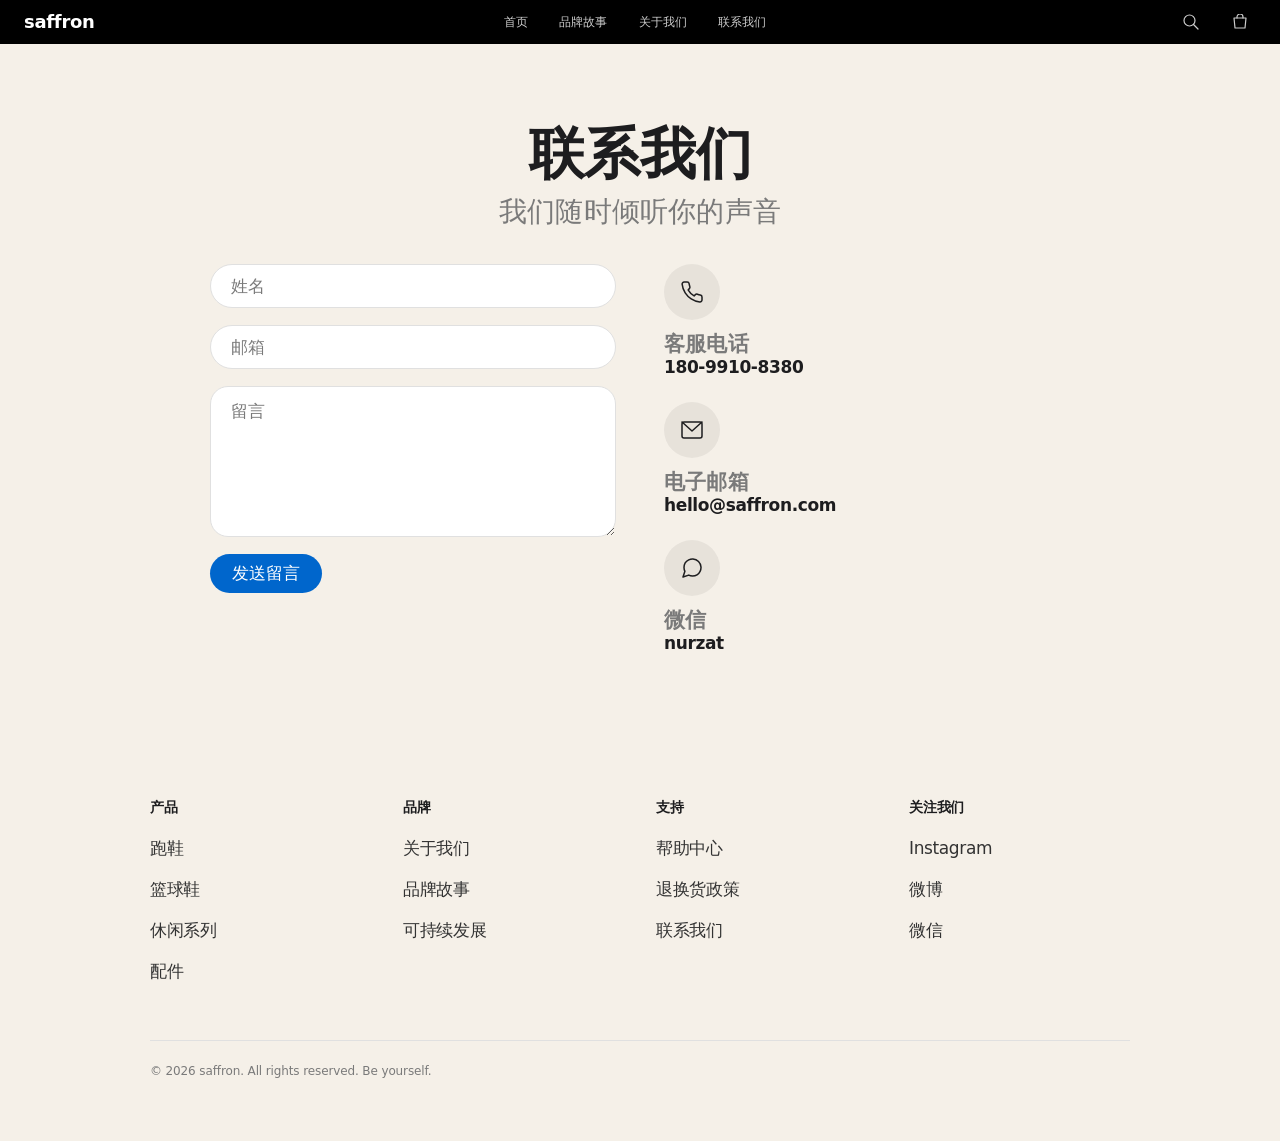
<file: contact.html>
<!DOCTYPE html>
<html lang="zh-CN">
<head>
  <meta charset="UTF-8">
  <meta name="viewport" content="width=device-width, initial-scale=1.0">
  <title>联系我们 — saffron</title>
  <style>
:root{--color-primary:#0066cc;--color-primary-focus:#0071e3;--color-primary-on-dark:#2997ff;--color-canvas:#fff;--color-canvas-warm:#f5f0e8;--color-surface-tile-1:#272729;--color-surface-black:#000;--color-ink:#1d1d1f;--color-body-on-dark:#fff;--color-body-muted:#ccc;--color-ink-muted-80:#333;--color-ink-muted-48:#7a7a7a;--color-hairline:#e0e0e0;--color-on-primary:#fff;--font-display:"SF Pro Display",system-ui,-apple-system,BlinkMacSystemFont,"Inter",sans-serif;--font-text:"SF Pro Text",system-ui,-apple-system,BlinkMacSystemFont,"Inter",sans-serif;--space-xxs:4px;--space-xs:8px;--space-sm:12px;--space-md:17px;--space-lg:24px;--space-xl:32px;--space-xxl:48px;--space-section:80px;--rounded-lg:18px;--rounded-pill:9999px;--shadow-product:3px 5px 30px rgba(0,0,0,.22)}
*,*::before,*::after{margin:0;padding:0;box-sizing:border-box}
html{font-size:16px;-webkit-font-smoothing:antialiased;-moz-osx-font-smoothing:grayscale}
body{font-family:var(--font-text);font-size:17px;font-weight:400;line-height:1.47;letter-spacing:-.374px;color:var(--color-ink);background:var(--color-canvas)}
a{color:var(--color-primary);text-decoration:none}a:hover{text-decoration:underline}
.hero-display{font-family:var(--font-display);font-size:56px;font-weight:600;line-height:1.07;letter-spacing:-.28px}
.lead{font-family:var(--font-display);font-size:28px;font-weight:400;line-height:1.14;letter-spacing:.196px}
.tagline{font-family:var(--font-display);font-size:21px;font-weight:600;line-height:1.19;letter-spacing:.231px}
.body-strong{font-size:17px;font-weight:600;line-height:1.24;letter-spacing:-.374px}
.caption-strong{font-size:14px;font-weight:600;line-height:1.29;letter-spacing:-.224px}
.fine-print{font-size:12px;font-weight:400;line-height:1;letter-spacing:-.12px}
.global-nav{position:fixed;top:0;left:0;right:0;z-index:1000;background:var(--color-surface-black);height:44px}
.nav-inner{max-width:1440px;margin:0 auto;height:100%;display:flex;align-items:center;justify-content:space-between;padding:0 var(--space-lg)}
.nav-logo{color:var(--color-body-on-dark);font-family:var(--font-display);font-size:18px;font-weight:600;letter-spacing:-.28px;text-decoration:none}.nav-logo:hover{text-decoration:none}
.nav-links{display:flex;gap:var(--space-xl)}
.nav-link{color:var(--color-body-on-dark);font-size:12px;font-weight:400;line-height:1;letter-spacing:-.12px;text-decoration:none;opacity:.8;transition:opacity .2s}.nav-link:hover{opacity:1;text-decoration:none}
.nav-actions{display:flex;align-items:center;gap:var(--space-md)}
.nav-icon-btn{background:none;border:none;color:var(--color-body-on-dark);cursor:pointer;padding:var(--space-xs);display:flex;align-items:center;justify-content:center;opacity:.8;transition:opacity .2s}.nav-icon-btn:hover{opacity:1}
.nav-hamburger{display:none;flex-direction:column;gap:4px;background:none;border:none;cursor:pointer;padding:var(--space-xs)}
.nav-hamburger span{display:block;width:16px;height:1.5px;background:var(--color-body-on-dark);transition:transform .3s,opacity .3s}
.nav-hamburger.active span:first-child{transform:translateY(2.75px) rotate(45deg)}
.nav-hamburger.active span:last-child{transform:translateY(-2.75px) rotate(-45deg)}
.tile{width:100%;padding:var(--space-section) var(--space-lg);text-align:center}
.tile-warm{background:var(--color-canvas-warm);color:var(--color-ink)}
.tile-inner{max-width:720px;margin:0 auto;display:flex;flex-direction:column;align-items:center;gap:var(--space-sm)}
.tile-inner-wide{max-width:980px}
.tile-muted{color:var(--color-ink-muted-48)}
.btn{display:inline-block;font-family:var(--font-text);font-size:17px;font-weight:400;line-height:1;padding:11px 22px;border-radius:var(--rounded-pill);text-decoration:none;cursor:pointer;transition:transform .05s;border:none}
.btn-primary{background:var(--color-primary);color:var(--color-on-primary)}
.contact-main{padding-top:calc(44px + var(--space-section))}
.contact-layout{display:grid;grid-template-columns:1fr 1fr;gap:var(--space-xxl);max-width:860px;width:100%;margin-top:var(--space-lg);align-items:start}
.contact-side{display:flex;flex-direction:column;gap:var(--space-lg)}
.contact-side .contact-info-card{text-align:left}
.contact-side .contact-info-icon{background:rgba(0,0,0,.06);color:var(--color-ink);margin:0 0 var(--space-sm) 0}
.contact-side .contact-info-card .tagline{color:var(--color-ink-muted-48)}
.contact-side .contact-info-card .body-strong{color:var(--color-ink)}
.contact-form{max-width:600px;width:100%;display:flex;flex-direction:column;gap:var(--space-md)}
.contact-field{width:100%;font-family:var(--font-text);font-size:17px;font-weight:400;line-height:1.47;color:var(--color-ink);background:var(--color-canvas);border:1px solid var(--color-hairline);border-radius:var(--rounded-pill);padding:12px 20px;height:44px;outline:none;transition:border-color .2s}
.contact-field:focus{border-color:var(--color-primary);outline:2px solid var(--color-primary-focus);outline-offset:-2px}
.contact-field::placeholder{color:var(--color-ink-muted-48)}
textarea.contact-field{height:auto;min-height:120px;border-radius:var(--rounded-lg);resize:vertical}
.contact-form .btn{align-self:flex-start}
.contact-info-icon{width:56px;height:56px;border-radius:50%;background:rgba(255,255,255,.08);margin:0 auto var(--space-md);display:flex;align-items:center;justify-content:center;font-size:24px}
.footer{background:var(--color-canvas-warm);padding:64px var(--space-lg)}
.footer-inner{max-width:980px;margin:0 auto}
.footer-columns{display:grid;grid-template-columns:repeat(4,1fr);gap:var(--space-xl);margin-bottom:var(--space-xxl)}
.footer-col-title{color:var(--color-ink);margin-bottom:var(--space-sm)}
.footer-links{list-style:none}.footer-links li{margin-bottom:0}
.footer-links a{color:var(--color-ink-muted-80);font-size:17px;font-weight:400;line-height:2.41;text-decoration:none}.footer-links a:hover{text-decoration:underline}
.footer-legal{border-top:1px solid var(--color-hairline);padding-top:var(--space-lg);text-align:left}
.footer-legal-text{color:var(--color-ink-muted-48)}
@media(max-width:833px){.nav-links{display:none;position:absolute;top:44px;left:0;right:0;background:var(--color-surface-black);flex-direction:column;padding:var(--space-lg);gap:var(--space-lg)}.nav-links.open{display:flex}.nav-hamburger{display:flex}.footer-columns{grid-template-columns:repeat(2,1fr)}}
@media(max-width:640px){.hero-display{font-size:34px}.lead{font-size:22px}.tile{padding:var(--space-xxl) var(--space-lg)}.footer-columns{grid-template-columns:1fr;gap:var(--space-lg)}.contact-layout{grid-template-columns:1fr;gap:var(--space-xl)}}
@media(max-width:419px){.hero-display{font-size:28px}}
  </style>
</head>
<body>

  <nav class="global-nav" id="globalNav">
    <div class="nav-inner">
      <a href="index.html" class="nav-logo">saffron</a>
      <div class="nav-links" id="navLinks">
        <a href="index.html" class="nav-link">首页</a>
        <a href="story.html" class="nav-link">品牌故事</a>
        <a href="about.html" class="nav-link">关于我们</a>
        <a href="contact.html" class="nav-link">联系我们</a>
      </div>
      <div class="nav-actions">
        <button class="nav-icon-btn" aria-label="搜索"><svg width="16" height="16" viewBox="0 0 16 16" fill="none"><circle cx="6.5" cy="6.5" r="5.5" stroke="currentColor" stroke-width="1.2"/><path d="M10.5 10.5L15 15" stroke="currentColor" stroke-width="1.2" stroke-linecap="round"/></svg></button>
        <button class="nav-icon-btn" aria-label="购物袋"><svg width="16" height="16" viewBox="0 0 16 16" fill="none"><path d="M2 4h12l-1 10H3L2 4z" stroke="currentColor" stroke-width="1.2" stroke-linejoin="round"/><path d="M5 4V3a3 3 0 016 0v1" stroke="currentColor" stroke-width="1.2" stroke-linecap="round"/></svg></button>
        <button class="nav-hamburger" id="navHamburger" aria-label="菜单"><span></span><span></span></button>
      </div>
    </div>
  </nav>

  <section class="tile tile-warm contact-main" id="contactMain">
    <div class="tile-inner tile-inner-wide">
      <h1 class="hero-display">联系我们</h1>
      <p class="lead tile-muted">我们随时倾听你的声音</p>
      <div class="contact-layout">
        <form class="contact-form" action="#" method="post">
          <input type="text" class="contact-field" name="name" placeholder="姓名" required>
          <input type="email" class="contact-field" name="email" placeholder="邮箱" required>
          <textarea class="contact-field" name="message" placeholder="留言" rows="5" required></textarea>
          <button type="submit" class="btn btn-primary">发送留言</button>
        </form>
        <div class="contact-side">
          <div class="contact-info-card">
            <div class="contact-info-icon"><svg width="24" height="24" viewBox="0 0 24 24" fill="none"><path d="M22 16.92v3a2 2 0 01-2.18 2 19.79 19.79 0 01-8.63-3.07 19.5 19.5 0 01-6-6A19.79 19.79 0 012.12 4.18 2 2 0 014.11 2h3a2 2 0 012 1.72c.127.96.361 1.903.7 2.81a2 2 0 01-.45 2.11L8.09 9.91a16 16 0 006 6l1.27-1.27a2 2 0 012.11-.45c.907.339 1.85.573 2.81.7A2 2 0 0122 16.92z" stroke="currentColor" stroke-width="1.5" stroke-linecap="round" stroke-linejoin="round"/></svg></div>
            <p class="tagline">客服电话</p>
            <p class="body-strong">180-9910-8380</p>
          </div>
          <div class="contact-info-card">
            <div class="contact-info-icon"><svg width="24" height="24" viewBox="0 0 24 24" fill="none"><rect x="2" y="4" width="20" height="16" rx="2" stroke="currentColor" stroke-width="1.5"/><path d="M22 4L12 13 2 4" stroke="currentColor" stroke-width="1.5" stroke-linecap="round" stroke-linejoin="round"/></svg></div>
            <p class="tagline">电子邮箱</p>
            <p class="body-strong">hello@saffron.com</p>
          </div>
          <div class="contact-info-card">
            <div class="contact-info-icon"><svg width="24" height="24" viewBox="0 0 24 24" fill="none"><path d="M21 11.5a8.38 8.38 0 01-.9 3.8 8.5 8.5 0 01-7.6 4.7 8.38 8.38 0 01-3.8-.9L3 21l1.9-5.7a8.38 8.38 0 01-.9-3.8 8.5 8.5 0 014.7-7.6 8.38 8.38 0 013.8-.9h.5a8.48 8.48 0 018 8v.5z" stroke="currentColor" stroke-width="1.5" stroke-linecap="round" stroke-linejoin="round"/></svg></div>
            <p class="tagline">微信</p>
            <p class="body-strong">nurzat</p>
          </div>
        </div>
      </div>
    </div>
  </section>

  <footer class="footer" id="footer">
    <div class="footer-inner">
      <div class="footer-columns">
        <div class="footer-col"><h4 class="caption-strong footer-col-title">产品</h4><ul class="footer-links"><li><a href="#">跑鞋</a></li><li><a href="#">篮球鞋</a></li><li><a href="#">休闲系列</a></li><li><a href="#">配件</a></li></ul></div>
        <div class="footer-col"><h4 class="caption-strong footer-col-title">品牌</h4><ul class="footer-links"><li><a href="about.html">关于我们</a></li><li><a href="story.html">品牌故事</a></li><li><a href="#">可持续发展</a></li></ul></div>
        <div class="footer-col"><h4 class="caption-strong footer-col-title">支持</h4><ul class="footer-links"><li><a href="#">帮助中心</a></li><li><a href="#">退换货政策</a></li><li><a href="contact.html">联系我们</a></li></ul></div>
        <div class="footer-col"><h4 class="caption-strong footer-col-title">关注我们</h4><ul class="footer-links"><li><a href="#">Instagram</a></li><li><a href="#">微博</a></li><li><a href="#">微信</a></li></ul></div>
      </div>
      <div class="footer-legal"><p class="fine-print footer-legal-text">&copy; 2026 saffron. All rights reserved. Be yourself.</p></div>
    </div>
  </footer>

  <script>
const hamburger=document.getElementById('navHamburger'),navLinks=document.getElementById('navLinks');
if(hamburger&&navLinks){hamburger.addEventListener('click',()=>{hamburger.classList.toggle('active');navLinks.classList.toggle('open')});navLinks.querySelectorAll('a').forEach(l=>{l.addEventListener('click',()=>{hamburger.classList.remove('active');navLinks.classList.remove('open')})})}
  </script>
</body>
</html>
</file>
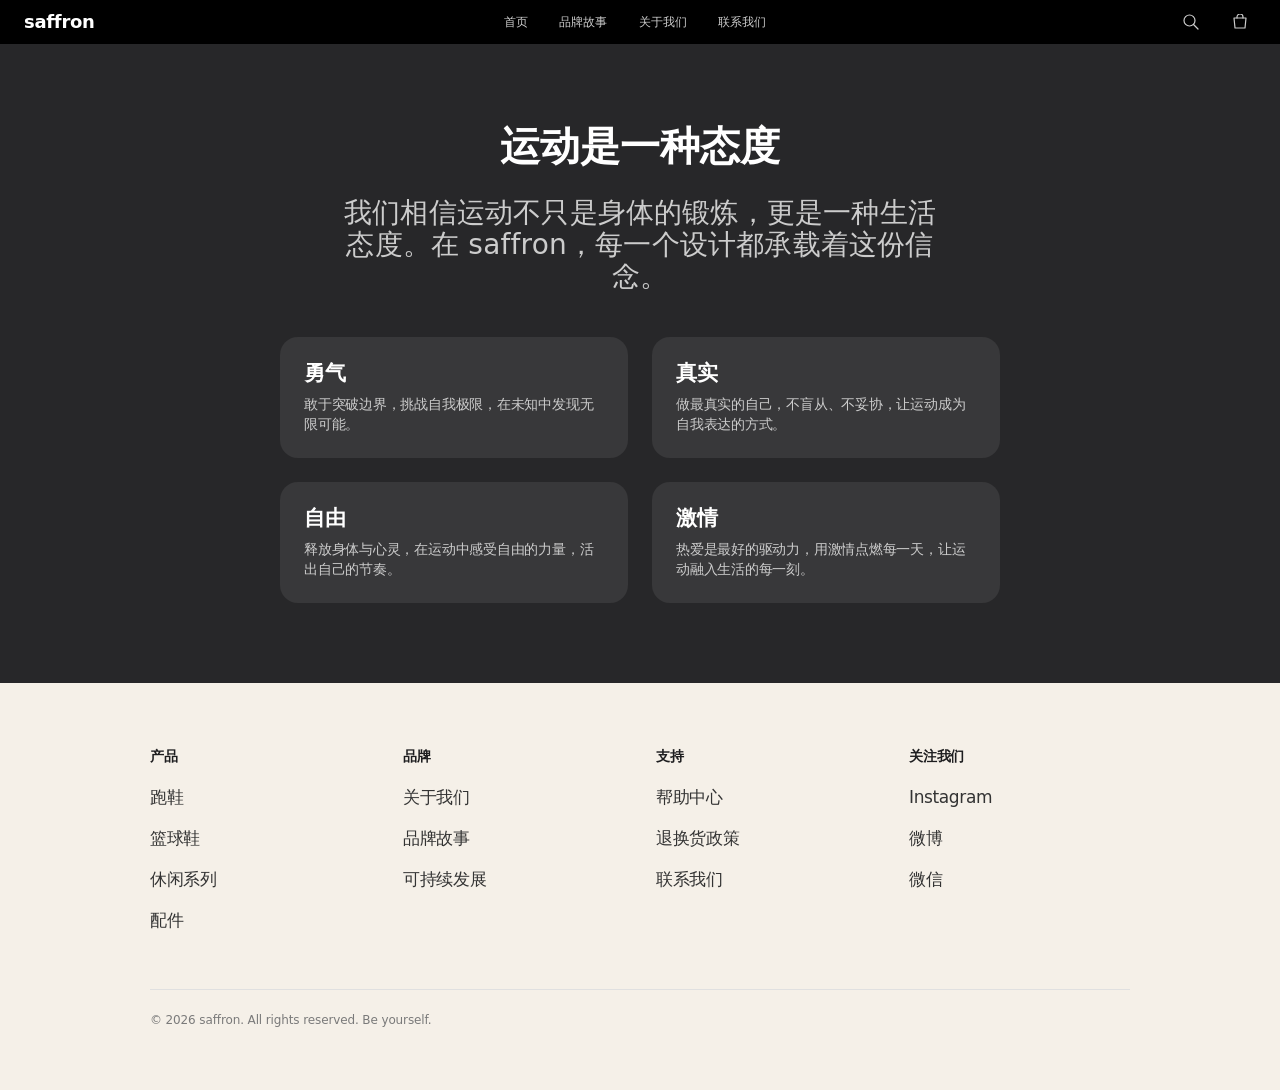
<file: story.html>
<!DOCTYPE html>
<html lang="zh-CN">
<head>
  <meta charset="UTF-8">
  <meta name="viewport" content="width=device-width, initial-scale=1.0">
  <title>品牌故事 — saffron</title>
  <style>
:root{--color-primary:#0066cc;--color-primary-focus:#0071e3;--color-primary-on-dark:#2997ff;--color-canvas:#fff;--color-canvas-warm:#f5f0e8;--color-surface-tile-1:#272729;--color-surface-black:#000;--color-ink:#1d1d1f;--color-body-on-dark:#fff;--color-body-muted:#ccc;--color-ink-muted-80:#333;--color-ink-muted-48:#7a7a7a;--color-hairline:#e0e0e0;--color-on-primary:#fff;--font-display:"SF Pro Display",system-ui,-apple-system,BlinkMacSystemFont,"Inter",sans-serif;--font-text:"SF Pro Text",system-ui,-apple-system,BlinkMacSystemFont,"Inter",sans-serif;--space-xxs:4px;--space-xs:8px;--space-sm:12px;--space-md:17px;--space-lg:24px;--space-xl:32px;--space-xxl:48px;--space-section:80px;--rounded-lg:18px;--rounded-pill:9999px;--shadow-product:3px 5px 30px rgba(0,0,0,.22)}
*,*::before,*::after{margin:0;padding:0;box-sizing:border-box}
html{font-size:16px;-webkit-font-smoothing:antialiased;-moz-osx-font-smoothing:grayscale}
body{font-family:var(--font-text);font-size:17px;font-weight:400;line-height:1.47;letter-spacing:-.374px;color:var(--color-ink);background:var(--color-canvas)}
a{color:var(--color-primary);text-decoration:none}a:hover{text-decoration:underline}
img{max-width:100%;height:auto;display:block}
.hero-display{font-family:var(--font-display);font-size:56px;font-weight:600;line-height:1.07;letter-spacing:-.28px}
.display-lg{font-family:var(--font-display);font-size:40px;font-weight:600;line-height:1.1;letter-spacing:0}
.lead{font-family:var(--font-display);font-size:28px;font-weight:400;line-height:1.14;letter-spacing:.196px}
.tagline{font-family:var(--font-display);font-size:21px;font-weight:600;line-height:1.19;letter-spacing:.231px}
.body-strong{font-size:17px;font-weight:600;line-height:1.24;letter-spacing:-.374px}
.caption{font-size:14px;font-weight:400;line-height:1.43;letter-spacing:-.224px}
.caption-strong{font-size:14px;font-weight:600;line-height:1.29;letter-spacing:-.224px}
.fine-print{font-size:12px;font-weight:400;line-height:1;letter-spacing:-.12px}
.global-nav{position:fixed;top:0;left:0;right:0;z-index:1000;background:var(--color-surface-black);height:44px}
.nav-inner{max-width:1440px;margin:0 auto;height:100%;display:flex;align-items:center;justify-content:space-between;padding:0 var(--space-lg)}
.nav-logo{color:var(--color-body-on-dark);font-family:var(--font-display);font-size:18px;font-weight:600;letter-spacing:-.28px;text-decoration:none}.nav-logo:hover{text-decoration:none}
.nav-links{display:flex;gap:var(--space-xl)}
.nav-link{color:var(--color-body-on-dark);font-size:12px;font-weight:400;line-height:1;letter-spacing:-.12px;text-decoration:none;opacity:.8;transition:opacity .2s}.nav-link:hover{opacity:1;text-decoration:none}
.nav-actions{display:flex;align-items:center;gap:var(--space-md)}
.nav-icon-btn{background:none;border:none;color:var(--color-body-on-dark);cursor:pointer;padding:var(--space-xs);display:flex;align-items:center;justify-content:center;opacity:.8;transition:opacity .2s}.nav-icon-btn:hover{opacity:1}
.nav-hamburger{display:none;flex-direction:column;gap:4px;background:none;border:none;cursor:pointer;padding:var(--space-xs)}
.nav-hamburger span{display:block;width:16px;height:1.5px;background:var(--color-body-on-dark);transition:transform .3s,opacity .3s}
.nav-hamburger.active span:first-child{transform:translateY(2.75px) rotate(45deg)}
.nav-hamburger.active span:last-child{transform:translateY(-2.75px) rotate(-45deg)}
.tile{width:100%;padding:var(--space-section) var(--space-lg);text-align:center}
.tile-dark{background:var(--color-surface-tile-1);color:var(--color-body-on-dark)}
.btn{display:inline-block;font-family:var(--font-text);font-size:17px;font-weight:400;line-height:1;padding:11px 22px;border-radius:var(--rounded-pill);text-decoration:none;cursor:pointer;transition:transform .05s;border:none}
.btn-primary{background:var(--color-primary);color:var(--color-on-primary)}
.tile-inner{max-width:720px;margin:0 auto;display:flex;flex-direction:column;align-items:center;gap:var(--space-sm)}
.tile-inner-wide{max-width:980px}
.tile-muted{color:var(--color-body-muted)}
.tile-lead-centered{margin-top:var(--space-md);max-width:600px;margin-left:auto;margin-right:auto}
.footer{background:var(--color-canvas-warm);padding:64px var(--space-lg)}
.footer-inner{max-width:980px;margin:0 auto}
.footer-columns{display:grid;grid-template-columns:repeat(4,1fr);gap:var(--space-xl);margin-bottom:var(--space-xxl)}
.footer-col-title{color:var(--color-ink);margin-bottom:var(--space-sm)}
.footer-links{list-style:none}.footer-links li{margin-bottom:0}
.footer-links a{color:var(--color-ink-muted-80);font-size:17px;font-weight:400;line-height:2.41;text-decoration:none}.footer-links a:hover{text-decoration:underline}
.footer-legal{border-top:1px solid var(--color-hairline);padding-top:var(--space-lg);text-align:left}
.footer-legal-text{color:var(--color-ink-muted-48)}
.story-philosophy{padding-top:calc(44px + var(--space-section))}
.philosophy-grid{display:grid;grid-template-columns:repeat(2,1fr);gap:var(--space-lg);margin-top:var(--space-xl);max-width:720px;width:100%}
.philosophy-card{background:rgba(255,255,255,.08);border-radius:var(--rounded-lg);padding:var(--space-lg);text-align:left}
.philosophy-card .tagline{margin-bottom:var(--space-xs)}
.philosophy-card .caption{color:var(--color-body-muted)}
@media(max-width:833px){.nav-links{display:none;position:absolute;top:44px;left:0;right:0;background:var(--color-surface-black);flex-direction:column;padding:var(--space-lg);gap:var(--space-lg)}.nav-links.open{display:flex}.nav-hamburger{display:flex}.footer-columns{grid-template-columns:repeat(2,1fr)}}
@media(max-width:640px){.display-lg{font-size:34px}.lead{font-size:22px}.tile{padding:var(--space-xxl) var(--space-lg)}.footer-columns{grid-template-columns:1fr;gap:var(--space-lg)}.philosophy-grid{grid-template-columns:1fr}}
@media(max-width:419px){.display-lg{font-size:28px}}
  </style>
</head>
<body>

  <nav class="global-nav" id="globalNav">
    <div class="nav-inner">
      <a href="index.html" class="nav-logo">saffron</a>
      <div class="nav-links" id="navLinks">
        <a href="index.html" class="nav-link">首页</a>
        <a href="story.html" class="nav-link">品牌故事</a>
        <a href="about.html" class="nav-link">关于我们</a>
        <a href="contact.html" class="nav-link">联系我们</a>
      </div>
      <div class="nav-actions">
        <button class="nav-icon-btn" aria-label="搜索"><svg width="16" height="16" viewBox="0 0 16 16" fill="none"><circle cx="6.5" cy="6.5" r="5.5" stroke="currentColor" stroke-width="1.2"/><path d="M10.5 10.5L15 15" stroke="currentColor" stroke-width="1.2" stroke-linecap="round"/></svg></button>
        <button class="nav-icon-btn" aria-label="购物袋"><svg width="16" height="16" viewBox="0 0 16 16" fill="none"><path d="M2 4h12l-1 10H3L2 4z" stroke="currentColor" stroke-width="1.2" stroke-linejoin="round"/><path d="M5 4V3a3 3 0 016 0v1" stroke="currentColor" stroke-width="1.2" stroke-linecap="round"/></svg></button>
        <button class="nav-hamburger" id="navHamburger" aria-label="菜单"><span></span><span></span></button>
      </div>
    </div>
  </nav>

  <section class="tile tile-dark story-philosophy" id="philosophy">
    <div class="tile-inner tile-inner-wide">
      <h2 class="display-lg">运动是一种态度</h2>
      <p class="lead tile-muted tile-lead-centered">我们相信运动不只是身体的锻炼，更是一种生活态度。在 saffron，每一个设计都承载着这份信念。</p>
      <div class="philosophy-grid">
        <div class="philosophy-card">
          <p class="tagline">勇气</p>
          <p class="caption">敢于突破边界，挑战自我极限，在未知中发现无限可能。</p>
        </div>
        <div class="philosophy-card">
          <p class="tagline">真实</p>
          <p class="caption">做最真实的自己，不盲从、不妥协，让运动成为自我表达的方式。</p>
        </div>
        <div class="philosophy-card">
          <p class="tagline">自由</p>
          <p class="caption">释放身体与心灵，在运动中感受自由的力量，活出自己的节奏。</p>
        </div>
        <div class="philosophy-card">
          <p class="tagline">激情</p>
          <p class="caption">热爱是最好的驱动力，用激情点燃每一天，让运动融入生活的每一刻。</p>
        </div>
      </div>
    </div>
  </section>

  <footer class="footer" id="footer">
    <div class="footer-inner">
      <div class="footer-columns">
        <div class="footer-col"><h4 class="caption-strong footer-col-title">产品</h4><ul class="footer-links"><li><a href="#">跑鞋</a></li><li><a href="#">篮球鞋</a></li><li><a href="#">休闲系列</a></li><li><a href="#">配件</a></li></ul></div>
        <div class="footer-col"><h4 class="caption-strong footer-col-title">品牌</h4><ul class="footer-links"><li><a href="about.html">关于我们</a></li><li><a href="story.html">品牌故事</a></li><li><a href="#">可持续发展</a></li></ul></div>
        <div class="footer-col"><h4 class="caption-strong footer-col-title">支持</h4><ul class="footer-links"><li><a href="#">帮助中心</a></li><li><a href="#">退换货政策</a></li><li><a href="contact.html">联系我们</a></li></ul></div>
        <div class="footer-col"><h4 class="caption-strong footer-col-title">关注我们</h4><ul class="footer-links"><li><a href="#">Instagram</a></li><li><a href="#">微博</a></li><li><a href="#">微信</a></li></ul></div>
      </div>
      <div class="footer-legal"><p class="fine-print footer-legal-text">&copy; 2026 saffron. All rights reserved. Be yourself.</p></div>
    </div>
  </footer>

  <script>
const hamburger=document.getElementById('navHamburger'),navLinks=document.getElementById('navLinks');
if(hamburger&&navLinks){hamburger.addEventListener('click',()=>{hamburger.classList.toggle('active');navLinks.classList.toggle('open')});navLinks.querySelectorAll('a').forEach(l=>{l.addEventListener('click',()=>{hamburger.classList.remove('active');navLinks.classList.remove('open')})})}
  </script>
</body>
</html>
</file>
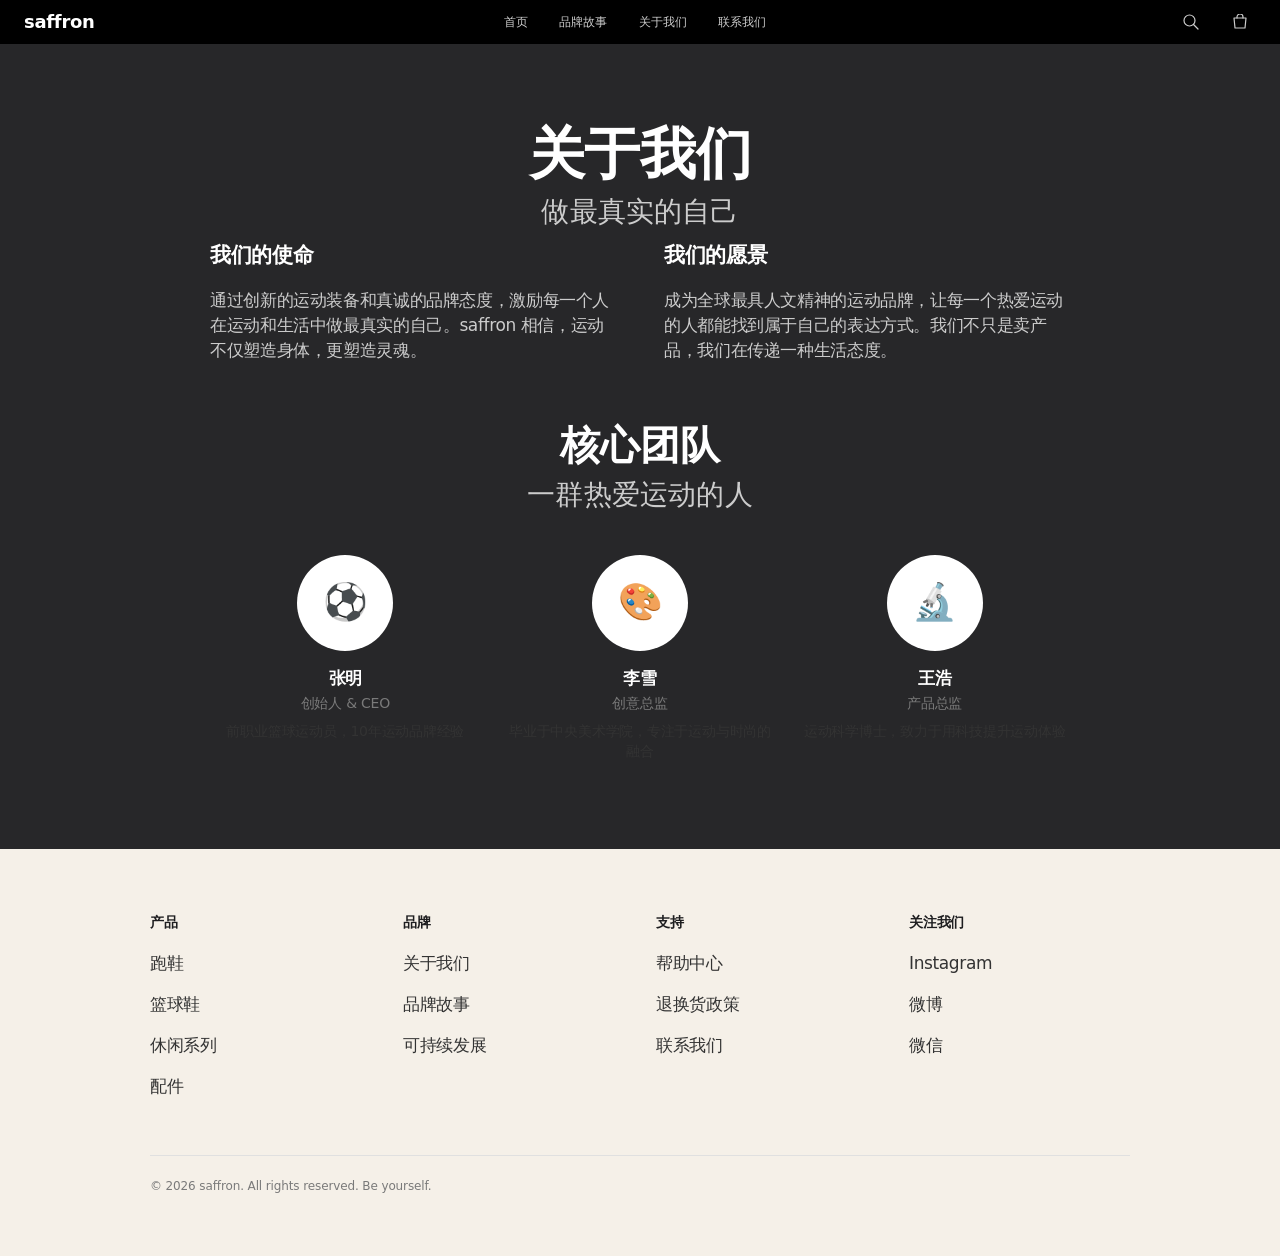
<file: saffron/about.html>
<!DOCTYPE html>
<html lang="zh-CN">
<head>
  <meta charset="UTF-8">
  <meta name="viewport" content="width=device-width, initial-scale=1.0">
  <title>关于我们 — saffron</title>
  <link rel="stylesheet" href="styles/style.css">
</head>
<body>

  <!-- Nav -->
  <nav class="global-nav" id="globalNav">
    <div class="nav-inner">
      <a href="index.html" class="nav-logo">saffron</a>
      <div class="nav-links" id="navLinks">
        <a href="index.html" class="nav-link">首页</a>
        <a href="story.html" class="nav-link">品牌故事</a>
        <a href="about.html" class="nav-link">关于我们</a>
        <a href="contact.html" class="nav-link">联系我们</a>
      </div>
      <div class="nav-actions">
        <button class="nav-icon-btn" aria-label="搜索">
          <svg width="16" height="16" viewBox="0 0 16 16" fill="none">
            <circle cx="6.5" cy="6.5" r="5.5" stroke="currentColor" stroke-width="1.2"/>
            <path d="M10.5 10.5L15 15" stroke="currentColor" stroke-width="1.2" stroke-linecap="round"/>
          </svg>
        </button>
        <button class="nav-icon-btn" aria-label="购物袋">
          <svg width="16" height="16" viewBox="0 0 16 16" fill="none">
            <path d="M2 4h12l-1 10H3L2 4z" stroke="currentColor" stroke-width="1.2" stroke-linejoin="round"/>
            <path d="M5 4V3a3 3 0 016 0v1" stroke="currentColor" stroke-width="1.2" stroke-linecap="round"/>
          </svg>
        </button>
        <button class="nav-hamburger" id="navHamburger" aria-label="菜单">
          <span></span>
          <span></span>
        </button>
      </div>
    </div>
  </nav>

  <!-- About (tile-dark) -->
  <section class="tile tile-dark about-main" id="aboutMain">
    <div class="tile-inner tile-inner-wide">
      <h1 class="hero-display">关于我们</h1>
      <p class="lead tile-muted">做最真实的自己</p>
      <div class="mission-vision">
        <div class="mission-vision-block">
          <h3>我们的使命</h3>
          <p class="tile-muted">通过创新的运动装备和真诚的品牌态度，激励每一个人在运动和生活中做最真实的自己。saffron 相信，运动不仅塑造身体，更塑造灵魂。</p>
        </div>
        <div class="mission-vision-block">
          <h3>我们的愿景</h3>
          <p class="tile-muted">成为全球最具人文精神的运动品牌，让每一个热爱运动的人都能找到属于自己的表达方式。我们不只是卖产品，我们在传递一种生活态度。</p>
        </div>
      </div>
      <h2 class="display-lg about-team-heading">核心团队</h2>
      <p class="lead tile-muted">一群热爱运动的人</p>
      <div class="team-grid">
        <div class="team-card">
          <div class="team-avatar">&#9917;</div>
          <p class="body-strong">张明</p>
          <p class="caption">创始人 & CEO</p>
          <p class="caption">前职业篮球运动员，10年运动品牌经验</p>
        </div>
        <div class="team-card">
          <div class="team-avatar">&#127912;</div>
          <p class="body-strong">李雪</p>
          <p class="caption">创意总监</p>
          <p class="caption">毕业于中央美术学院，专注于运动与时尚的融合</p>
        </div>
        <div class="team-card">
          <div class="team-avatar">&#128300;</div>
          <p class="body-strong">王浩</p>
          <p class="caption">产品总监</p>
          <p class="caption">运动科学博士，致力于用科技提升运动体验</p>
        </div>
      </div>
    </div>
  </section>

  <!-- Footer -->
  <footer class="footer" id="footer">
    <div class="footer-inner">
      <div class="footer-columns">
        <div class="footer-col">
          <h4 class="caption-strong footer-col-title">产品</h4>
          <ul class="footer-links">
            <li><a href="#">跑鞋</a></li>
            <li><a href="#">篮球鞋</a></li>
            <li><a href="#">休闲系列</a></li>
            <li><a href="#">配件</a></li>
          </ul>
        </div>
        <div class="footer-col">
          <h4 class="caption-strong footer-col-title">品牌</h4>
          <ul class="footer-links">
            <li><a href="about.html">关于我们</a></li>
            <li><a href="story.html">品牌故事</a></li>
            <li><a href="#">可持续发展</a></li>
          </ul>
        </div>
        <div class="footer-col">
          <h4 class="caption-strong footer-col-title">支持</h4>
          <ul class="footer-links">
            <li><a href="#">帮助中心</a></li>
            <li><a href="#">退换货政策</a></li>
            <li><a href="contact.html">联系我们</a></li>
          </ul>
        </div>
        <div class="footer-col">
          <h4 class="caption-strong footer-col-title">关注我们</h4>
          <ul class="footer-links">
            <li><a href="#">Instagram</a></li>
            <li><a href="#">微博</a></li>
            <li><a href="#">微信</a></li>
          </ul>
        </div>
      </div>
      <div class="footer-legal">
        <p class="fine-print footer-legal-text">
          &copy; 2026 saffron. All rights reserved. Be yourself.
        </p>
      </div>
    </div>
  </footer>

  <script src="scripts/main.js"></script>
</body>
</html>
</file>
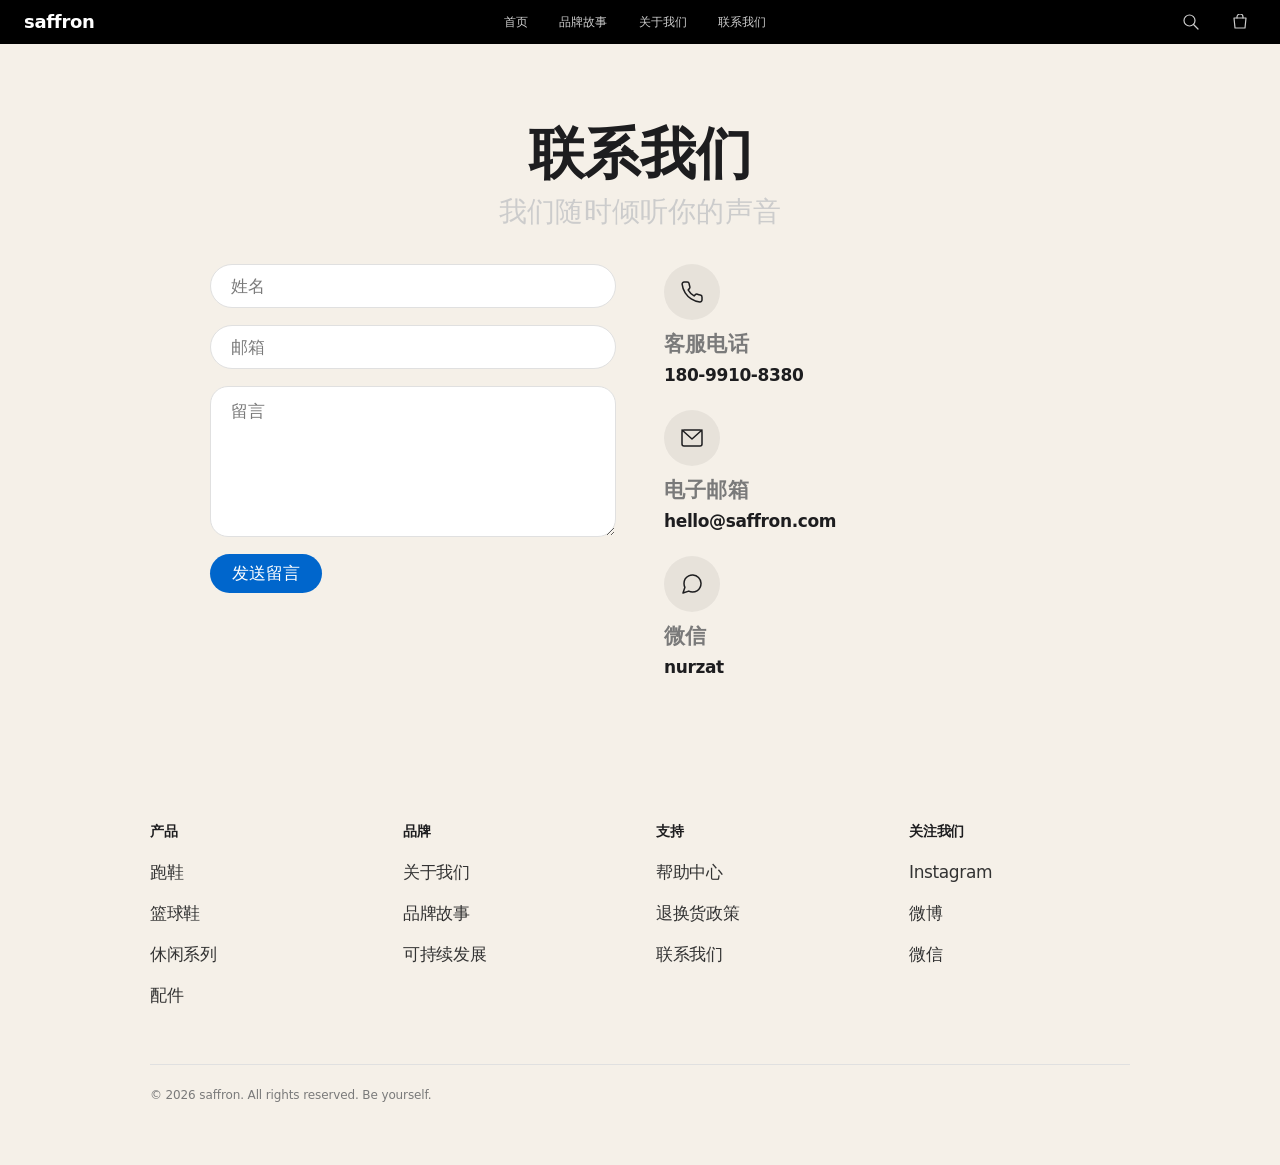
<file: saffron/contact.html>
<!DOCTYPE html>
<html lang="zh-CN">
<head>
  <meta charset="UTF-8">
  <meta name="viewport" content="width=device-width, initial-scale=1.0">
  <title>联系我们 — saffron</title>
  <link rel="stylesheet" href="styles/style.css">
</head>
<body>

  <!-- Nav -->
  <nav class="global-nav" id="globalNav">
    <div class="nav-inner">
      <a href="index.html" class="nav-logo">saffron</a>
      <div class="nav-links" id="navLinks">
        <a href="index.html" class="nav-link">首页</a>
        <a href="story.html" class="nav-link">品牌故事</a>
        <a href="about.html" class="nav-link">关于我们</a>
        <a href="contact.html" class="nav-link">联系我们</a>
      </div>
      <div class="nav-actions">
        <button class="nav-icon-btn" aria-label="搜索">
          <svg width="16" height="16" viewBox="0 0 16 16" fill="none">
            <circle cx="6.5" cy="6.5" r="5.5" stroke="currentColor" stroke-width="1.2"/>
            <path d="M10.5 10.5L15 15" stroke="currentColor" stroke-width="1.2" stroke-linecap="round"/>
          </svg>
        </button>
        <button class="nav-icon-btn" aria-label="购物袋">
          <svg width="16" height="16" viewBox="0 0 16 16" fill="none">
            <path d="M2 4h12l-1 10H3L2 4z" stroke="currentColor" stroke-width="1.2" stroke-linejoin="round"/>
            <path d="M5 4V3a3 3 0 016 0v1" stroke="currentColor" stroke-width="1.2" stroke-linecap="round"/>
          </svg>
        </button>
        <button class="nav-hamburger" id="navHamburger" aria-label="菜单">
          <span></span>
          <span></span>
        </button>
      </div>
    </div>
  </nav>

  <!-- Contact (tile-warm) -->
  <section class="tile tile-warm contact-main" id="contactMain">
    <div class="tile-inner tile-inner-wide">
      <h1 class="hero-display">联系我们</h1>
      <p class="lead tile-muted">我们随时倾听你的声音</p>
      <div class="contact-layout">
        <form class="contact-form" action="#" method="post">
          <input type="text" class="contact-field" name="name" placeholder="姓名" required>
          <input type="email" class="contact-field" name="email" placeholder="邮箱" required>
          <textarea class="contact-field" name="message" placeholder="留言" rows="5" required></textarea>
          <button type="submit" class="btn btn-primary">发送留言</button>
        </form>
        <div class="contact-side">
          <div class="contact-info-card">
            <div class="contact-info-icon">
              <svg width="24" height="24" viewBox="0 0 24 24" fill="none">
                <path d="M22 16.92v3a2 2 0 01-2.18 2 19.79 19.79 0 01-8.63-3.07 19.5 19.5 0 01-6-6A19.79 19.79 0 012.12 4.18 2 2 0 014.11 2h3a2 2 0 012 1.72c.127.96.361 1.903.7 2.81a2 2 0 01-.45 2.11L8.09 9.91a16 16 0 006 6l1.27-1.27a2 2 0 012.11-.45c.907.339 1.85.573 2.81.7A2 2 0 0122 16.92z" stroke="currentColor" stroke-width="1.5" stroke-linecap="round" stroke-linejoin="round"/>
              </svg>
            </div>
            <p class="tagline">客服电话</p>
            <p class="body-strong">180-9910-8380</p>
          </div>
          <div class="contact-info-card">
            <div class="contact-info-icon">
              <svg width="24" height="24" viewBox="0 0 24 24" fill="none">
                <rect x="2" y="4" width="20" height="16" rx="2" stroke="currentColor" stroke-width="1.5"/>
                <path d="M22 4L12 13 2 4" stroke="currentColor" stroke-width="1.5" stroke-linecap="round" stroke-linejoin="round"/>
              </svg>
            </div>
            <p class="tagline">电子邮箱</p>
            <p class="body-strong">hello@saffron.com</p>
          </div>
          <div class="contact-info-card">
            <div class="contact-info-icon">
              <svg width="24" height="24" viewBox="0 0 24 24" fill="none">
                <path d="M21 11.5a8.38 8.38 0 01-.9 3.8 8.5 8.5 0 01-7.6 4.7 8.38 8.38 0 01-3.8-.9L3 21l1.9-5.7a8.38 8.38 0 01-.9-3.8 8.5 8.5 0 014.7-7.6 8.38 8.38 0 013.8-.9h.5a8.48 8.48 0 018 8v.5z" stroke="currentColor" stroke-width="1.5" stroke-linecap="round" stroke-linejoin="round"/>
              </svg>
            </div>
            <p class="tagline">微信</p>
            <p class="body-strong">nurzat</p>
          </div>
        </div>
      </div>
    </div>
  </section>

  <!-- Footer -->
  <footer class="footer" id="footer">
    <div class="footer-inner">
      <div class="footer-columns">
        <div class="footer-col">
          <h4 class="caption-strong footer-col-title">产品</h4>
          <ul class="footer-links">
            <li><a href="#">跑鞋</a></li>
            <li><a href="#">篮球鞋</a></li>
            <li><a href="#">休闲系列</a></li>
            <li><a href="#">配件</a></li>
          </ul>
        </div>
        <div class="footer-col">
          <h4 class="caption-strong footer-col-title">品牌</h4>
          <ul class="footer-links">
            <li><a href="about.html">关于我们</a></li>
            <li><a href="story.html">品牌故事</a></li>
            <li><a href="#">可持续发展</a></li>
          </ul>
        </div>
        <div class="footer-col">
          <h4 class="caption-strong footer-col-title">支持</h4>
          <ul class="footer-links">
            <li><a href="#">帮助中心</a></li>
            <li><a href="#">退换货政策</a></li>
            <li><a href="contact.html">联系我们</a></li>
          </ul>
        </div>
        <div class="footer-col">
          <h4 class="caption-strong footer-col-title">关注我们</h4>
          <ul class="footer-links">
            <li><a href="#">Instagram</a></li>
            <li><a href="#">微博</a></li>
            <li><a href="#">微信</a></li>
          </ul>
        </div>
      </div>
      <div class="footer-legal">
        <p class="fine-print footer-legal-text">
          &copy; 2026 saffron. All rights reserved. Be yourself.
        </p>
      </div>
    </div>
  </footer>

  <script src="scripts/main.js"></script>
</body>
</html>
</file>
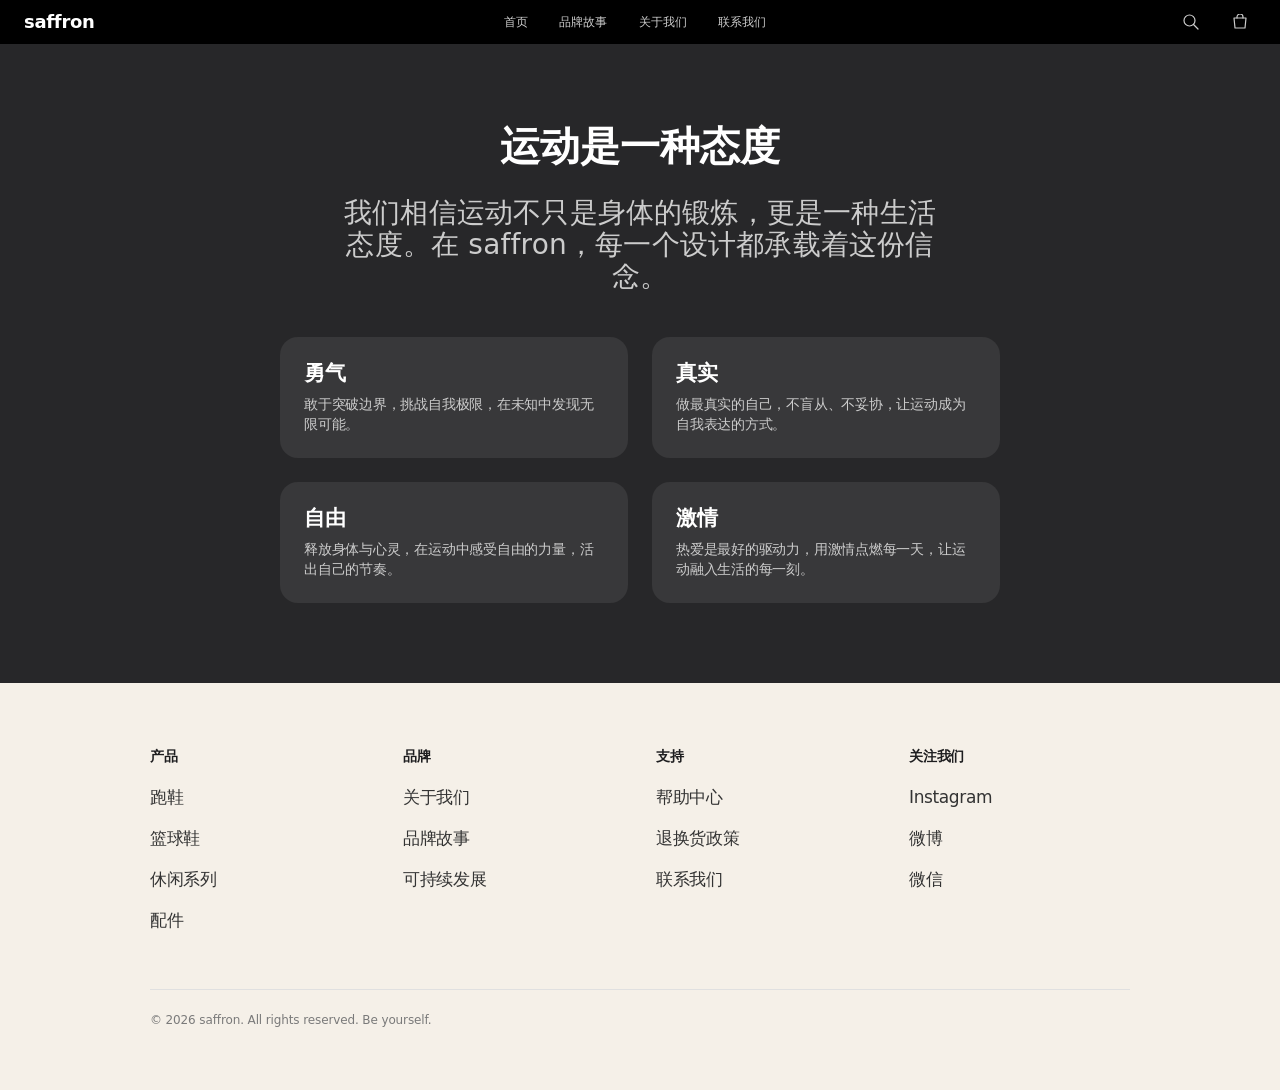
<file: saffron/story.html>
<!DOCTYPE html>
<html lang="zh-CN">
<head>
  <meta charset="UTF-8">
  <meta name="viewport" content="width=device-width, initial-scale=1.0">
  <title>品牌故事 — saffron</title>
  <link rel="stylesheet" href="styles/style.css">
</head>
<body>

  <!-- Nav -->
  <nav class="global-nav" id="globalNav">
    <div class="nav-inner">
      <a href="index.html" class="nav-logo">saffron</a>
      <div class="nav-links" id="navLinks">
        <a href="index.html" class="nav-link">首页</a>
        <a href="story.html" class="nav-link">品牌故事</a>
        <a href="about.html" class="nav-link">关于我们</a>
        <a href="contact.html" class="nav-link">联系我们</a>
      </div>
      <div class="nav-actions">
        <button class="nav-icon-btn" aria-label="搜索">
          <svg width="16" height="16" viewBox="0 0 16 16" fill="none">
            <circle cx="6.5" cy="6.5" r="5.5" stroke="currentColor" stroke-width="1.2"/>
            <path d="M10.5 10.5L15 15" stroke="currentColor" stroke-width="1.2" stroke-linecap="round"/>
          </svg>
        </button>
        <button class="nav-icon-btn" aria-label="购物袋">
          <svg width="16" height="16" viewBox="0 0 16 16" fill="none">
            <path d="M2 4h12l-1 10H3L2 4z" stroke="currentColor" stroke-width="1.2" stroke-linejoin="round"/>
            <path d="M5 4V3a3 3 0 016 0v1" stroke="currentColor" stroke-width="1.2" stroke-linecap="round"/>
          </svg>
        </button>
        <button class="nav-hamburger" id="navHamburger" aria-label="菜单">
          <span></span>
          <span></span>
        </button>
      </div>
    </div>
  </nav>

  <!-- Brand Philosophy (tile-dark) -->
  <section class="tile tile-dark story-philosophy" id="philosophy">
    <div class="tile-inner tile-inner-wide">
      <h2 class="display-lg">运动是一种态度</h2>
      <p class="lead tile-muted tile-lead-centered">
        我们相信运动不只是身体的锻炼，更是一种生活态度。在 saffron，每一个设计都承载着这份信念。
      </p>
      <div class="philosophy-grid">
        <div class="philosophy-card">
          <p class="tagline">勇气</p>
          <p class="caption">敢于突破边界，挑战自我极限，在未知中发现无限可能。</p>
        </div>
        <div class="philosophy-card">
          <p class="tagline">真实</p>
          <p class="caption">做最真实的自己，不盲从、不妥协，让运动成为自我表达的方式。</p>
        </div>
        <div class="philosophy-card">
          <p class="tagline">自由</p>
          <p class="caption">释放身体与心灵，在运动中感受自由的力量，活出自己的节奏。</p>
        </div>
        <div class="philosophy-card">
          <p class="tagline">激情</p>
          <p class="caption">热爱是最好的驱动力，用激情点燃每一天，让运动融入生活的每一刻。</p>
        </div>
      </div>
    </div>
  </section>

  <!-- Footer -->
  <footer class="footer" id="footer">
    <div class="footer-inner">
      <div class="footer-columns">
        <div class="footer-col">
          <h4 class="caption-strong footer-col-title">产品</h4>
          <ul class="footer-links">
            <li><a href="#">跑鞋</a></li>
            <li><a href="#">篮球鞋</a></li>
            <li><a href="#">休闲系列</a></li>
            <li><a href="#">配件</a></li>
          </ul>
        </div>
        <div class="footer-col">
          <h4 class="caption-strong footer-col-title">品牌</h4>
          <ul class="footer-links">
            <li><a href="about.html">关于我们</a></li>
            <li><a href="story.html">品牌故事</a></li>
            <li><a href="#">可持续发展</a></li>
          </ul>
        </div>
        <div class="footer-col">
          <h4 class="caption-strong footer-col-title">支持</h4>
          <ul class="footer-links">
            <li><a href="#">帮助中心</a></li>
            <li><a href="#">退换货政策</a></li>
            <li><a href="contact.html">联系我们</a></li>
          </ul>
        </div>
        <div class="footer-col">
          <h4 class="caption-strong footer-col-title">关注我们</h4>
          <ul class="footer-links">
            <li><a href="#">Instagram</a></li>
            <li><a href="#">微博</a></li>
            <li><a href="#">微信</a></li>
          </ul>
        </div>
      </div>
      <div class="footer-legal">
        <p class="fine-print footer-legal-text">
          &copy; 2026 saffron. All rights reserved. Be yourself.
        </p>
      </div>
    </div>
  </footer>

  <script src="scripts/main.js"></script>
</body>
</html>
</file>
<file: saffron/styles/style.css>
/* saffron/styles/style.css */

/* ========== Design Tokens ========== */
:root {
  /* Colors */
  --color-primary: #0066cc;
  --color-primary-focus: #0071e3;
  --color-primary-on-dark: #2997ff;
  --color-canvas: #ffffff;
  --color-canvas-warm: #f5f0e8;
  --color-surface-tile-1: #272729;
  --color-surface-tile-2: #2a2a2c;
  --color-surface-black: #000000;
  --color-ink: #1d1d1f;
  --color-body-on-dark: #ffffff;
  --color-body-muted: #cccccc;
  --color-ink-muted-80: #333333;
  --color-ink-muted-48: #7a7a7a;
  --color-hairline: #e0e0e0;
  --color-divider-soft: #f0f0f0;
  --color-on-primary: #ffffff;

  /* Typography */
  --font-display: "SF Pro Display", system-ui, -apple-system, BlinkMacSystemFont, "Inter", sans-serif;
  --font-text: "SF Pro Text", system-ui, -apple-system, BlinkMacSystemFont, "Inter", sans-serif;

  /* Spacing */
  --space-xxs: 4px;
  --space-xs: 8px;
  --space-sm: 12px;
  --space-md: 17px;
  --space-lg: 24px;
  --space-xl: 32px;
  --space-xxl: 48px;
  --space-section: 80px;

  /* Rounded */
  --rounded-none: 0px;
  --rounded-sm: 8px;
  --rounded-md: 11px;
  --rounded-lg: 18px;
  --rounded-pill: 9999px;

  /* Shadows — product imagery only */
  --shadow-product: 3px 5px 30px rgba(0, 0, 0, 0.22);
}

/* ========== Reset & Base ========== */
*, *::before, *::after {
  margin: 0;
  padding: 0;
  box-sizing: border-box;
}

html {
  font-size: 16px;
  -webkit-font-smoothing: antialiased;
  -moz-osx-font-smoothing: grayscale;
}

body {
  font-family: var(--font-text);
  font-size: 17px;
  font-weight: 400;
  line-height: 1.47;
  letter-spacing: -0.374px;
  color: var(--color-ink);
  background: var(--color-canvas);
}

a {
  color: var(--color-primary);
  text-decoration: none;
}

a:hover {
  text-decoration: underline;
}

img {
  max-width: 100%;
  height: auto;
  display: block;
}

/* ========== Typography ========== */
.hero-display {
  font-family: var(--font-display);
  font-size: 56px;
  font-weight: 600;
  line-height: 1.07;
  letter-spacing: -0.28px;
}

.display-lg {
  font-family: var(--font-display);
  font-size: 40px;
  font-weight: 600;
  line-height: 1.1;
  letter-spacing: 0;
}

.lead {
  font-family: var(--font-display);
  font-size: 28px;
  font-weight: 400;
  line-height: 1.14;
  letter-spacing: 0.196px;
}

.tagline {
  font-family: var(--font-display);
  font-size: 21px;
  font-weight: 600;
  line-height: 1.19;
  letter-spacing: 0.231px;
}

.body-strong {
  font-size: 17px;
  font-weight: 600;
  line-height: 1.24;
  letter-spacing: -0.374px;
}

.caption {
  font-size: 14px;
  font-weight: 400;
  line-height: 1.43;
  letter-spacing: -0.224px;
}

.caption-strong {
  font-size: 14px;
  font-weight: 600;
  line-height: 1.29;
  letter-spacing: -0.224px;
}

.fine-print {
  font-size: 12px;
  font-weight: 400;
  line-height: 1;
  letter-spacing: -0.12px;
}

.nav-link-style {
  font-size: 12px;
  font-weight: 400;
  line-height: 1;
  letter-spacing: -0.12px;
}

/* ========== Global Nav ========== */
.global-nav {
  position: fixed;
  top: 0;
  left: 0;
  right: 0;
  z-index: 1000;
  background: var(--color-surface-black);
  height: 44px;
}

.nav-inner {
  max-width: 1440px;
  margin: 0 auto;
  height: 100%;
  display: flex;
  align-items: center;
  justify-content: space-between;
  padding: 0 var(--space-lg);
}

.nav-logo {
  color: var(--color-body-on-dark);
  font-family: var(--font-display);
  font-size: 18px;
  font-weight: 600;
  letter-spacing: -0.28px;
  text-decoration: none;
}

.nav-logo:hover {
  text-decoration: none;
}

.nav-links {
  display: flex;
  gap: var(--space-xl);
}

.nav-link {
  color: var(--color-body-on-dark);
  font-size: 12px;
  font-weight: 400;
  line-height: 1;
  letter-spacing: -0.12px;
  text-decoration: none;
  opacity: 0.8;
  transition: opacity 0.2s;
}

.nav-link:hover {
  opacity: 1;
  text-decoration: none;
}

.nav-actions {
  display: flex;
  align-items: center;
  gap: var(--space-md);
}

.nav-icon-btn {
  background: none;
  border: none;
  color: var(--color-body-on-dark);
  cursor: pointer;
  padding: var(--space-xs);
  display: flex;
  align-items: center;
  justify-content: center;
  opacity: 0.8;
  transition: opacity 0.2s;
}

.nav-icon-btn:hover {
  opacity: 1;
}

.nav-hamburger {
  display: none;
  flex-direction: column;
  gap: 4px;
  background: none;
  border: none;
  cursor: pointer;
  padding: var(--space-xs);
}

.nav-hamburger span {
  display: block;
  width: 16px;
  height: 1.5px;
  background: var(--color-body-on-dark);
  transition: transform 0.3s, opacity 0.3s;
}

.nav-hamburger.active span:first-child {
  transform: translateY(2.75px) rotate(45deg);
}

.nav-hamburger.active span:last-child {
  transform: translateY(-2.75px) rotate(-45deg);
}

/* ========== Tiles ========== */
.tile {
  width: 100%;
  padding: var(--space-section) var(--space-lg);
  text-align: center;
}

.tile-light {
  background: var(--color-canvas);
  color: var(--color-ink);
}

.tile-dark {
  background: var(--color-surface-tile-1);
  color: var(--color-body-on-dark);
}

.tile-warm {
  background: var(--color-canvas-warm);
  color: var(--color-ink);
}

/* ========== Hero ========== */
.hero {
  position: relative;
  min-height: 100vh;
  display: flex;
  align-items: center;
  justify-content: center;
  background: var(--color-surface-black);
  padding-top: 44px;
  overflow: hidden;
}

.hero-bg {
  position: absolute;
  inset: 0;
  z-index: 0;
}

.hero-bg img {
  width: 100%;
  height: 100%;
  object-fit: cover;
}

.hero-content {
  position: relative;
  z-index: 1;
  display: flex;
  flex-direction: column;
  align-items: center;
  gap: var(--space-md);
}

.hero h1 {
  color: var(--color-body-on-dark);
}

.hero-sub {
  color: var(--color-body-muted);
}

.hero-ctas {
  display: flex;
  gap: var(--space-md);
  margin-top: var(--space-md);
}

/* ========== Buttons ========== */
.btn {
  display: inline-block;
  font-family: var(--font-text);
  font-size: 17px;
  font-weight: 400;
  line-height: 1;
  padding: 11px 22px;
  border-radius: var(--rounded-pill);
  text-decoration: none;
  cursor: pointer;
  transition: transform 0.05s;
  border: none;
}

.btn:active {
  transform: scale(0.95);
}

.btn:focus-visible {
  outline: 2px solid var(--color-primary-focus);
  outline-offset: 2px;
}

.btn-primary {
  background: var(--color-primary);
  color: var(--color-on-primary);
}

.btn-primary:hover {
  text-decoration: none;
}

.btn-secondary {
  background: transparent;
  color: var(--color-primary);
  border: 1px solid var(--color-primary);
}

.btn-secondary:hover {
  text-decoration: none;
}

.btn-on-dark {
  color: var(--color-primary-on-dark);
  border-color: var(--color-primary-on-dark);
}

/* ========== Tile Content ========== */
.tile-inner {
  max-width: 720px;
  margin: 0 auto;
  display: flex;
  flex-direction: column;
  align-items: center;
  gap: var(--space-sm);
}

.tile-dark a.btn-secondary {
  color: var(--color-primary-on-dark);
  border-color: var(--color-primary-on-dark);
}

/* Tile-specific utility classes (replaces inline styles) */
.tile-muted {
  color: var(--color-body-muted);
}

.tile-tagline-muted {
  color: var(--color-body-muted);
  margin-bottom: var(--space-md);
}

.tile-lead-centered {
  margin-top: var(--space-md);
  max-width: 600px;
  margin-left: auto;
  margin-right: auto;
}

.tile-tagline-subtle {
  color: var(--color-ink-muted-48);
  margin-bottom: var(--space-md);
}

.tile-lead-centered-narrow {
  margin-top: var(--space-md);
  max-width: 560px;
  margin-left: auto;
  margin-right: auto;
}

.tile-ctas-spaced {
  margin-top: var(--space-lg);
}

.tile-product-img-spaced {
  margin-top: var(--space-xl);
}

.footer-legal-text {
  color: var(--color-ink-muted-48);
}

/* ========== Product Image ========== */
.tile-product-img {
  margin-top: var(--space-xl);
  max-width: 500px;
  width: 100%;
}

.tile-product-img img {
  width: 100%;
  border-radius: var(--rounded-none);
  box-shadow: var(--shadow-product);
}

/* ========== Footer ========== */
.footer {
  background: var(--color-canvas-warm);
  padding: 64px var(--space-lg);
}

.footer-inner {
  max-width: 980px;
  margin: 0 auto;
}

.footer-columns {
  display: grid;
  grid-template-columns: repeat(4, 1fr);
  gap: var(--space-xl);
  margin-bottom: var(--space-xxl);
}

.footer-col-title {
  color: var(--color-ink);
  margin-bottom: var(--space-sm);
}

.footer-links {
  list-style: none;
}

.footer-links li {
  margin-bottom: 0;
}

.footer-links a {
  color: var(--color-ink-muted-80);
  font-size: 17px;
  font-weight: 400;
  line-height: 2.41;
  text-decoration: none;
}

.footer-links a:hover {
  text-decoration: underline;
}

.footer-legal {
  border-top: 1px solid var(--color-hairline);
  padding-top: var(--space-lg);
  text-align: left;
}

/* ========== Story Page ========== */
.story-hero {
  padding-top: calc(44px + var(--space-section));
  min-height: 70vh;
  display: flex;
  align-items: center;
}

.story-philosophy {
  padding-top: calc(44px + var(--space-section));
}

.tile-inner-wide {
  max-width: 980px;
}

.philosophy-grid {
  display: grid;
  grid-template-columns: repeat(2, 1fr);
  gap: var(--space-lg);
  margin-top: var(--space-xl);
  max-width: 720px;
  width: 100%;
}

.philosophy-card {
  background: rgba(255, 255, 255, 0.08);
  border-radius: var(--rounded-lg);
  padding: var(--space-lg);
  text-align: left;
}

.philosophy-card .tagline {
  margin-bottom: var(--space-xs);
}

.philosophy-card .caption {
  color: var(--color-body-muted);
}

.naming-section {
  display: grid;
  grid-template-columns: 1fr 1fr;
  gap: var(--space-xxl);
  align-items: center;
  max-width: 980px;
  margin: 0 auto;
  text-align: left;
}

.naming-text h2 {
  margin-bottom: var(--space-md);
}

.naming-text .lead {
  margin-top: var(--space-md);
}

.naming-img img {
  width: 100%;
  border-radius: var(--rounded-none);
  box-shadow: var(--shadow-product);
}

.sustainability-grid {
  display: grid;
  grid-template-columns: repeat(3, 1fr);
  gap: var(--space-lg);
  margin-top: var(--space-xl);
  max-width: 860px;
  width: 100%;
}

.sustainability-card {
  text-align: center;
  padding: var(--space-lg);
}

.sustainability-icon {
  width: 64px;
  height: 64px;
  border-radius: var(--rounded-full, 50%);
  background: var(--color-canvas);
  margin: 0 auto var(--space-md);
  display: flex;
  align-items: center;
  justify-content: center;
  font-size: 28px;
}

.sustainability-card .tagline {
  margin-bottom: var(--space-xs);
}

.sustainability-card .caption {
  color: var(--color-ink-muted-80);
}

/* ========== Scroll Animations ========== */
.fade-in {
  opacity: 0;
  transition: opacity 0.3s ease;
}

.fade-in.visible {
  opacity: 1;
}

/* ========== About Page ========== */
.about-hero {
  padding-top: calc(44px + var(--space-section));
  min-height: 70vh;
  display: flex;
  align-items: center;
}

.about-main {
  padding-top: calc(44px + var(--space-section));
}

.about-team-heading {
  margin-top: var(--space-xxl);
}

.mission-vision {
  display: grid;
  grid-template-columns: 1fr 1fr;
  gap: var(--space-xxl);
  max-width: 860px;
  margin: 0 auto;
  text-align: left;
}

.mission-vision-block h3 {
  font-family: var(--font-display);
  font-size: 21px;
  font-weight: 600;
  margin-bottom: var(--space-md);
}

.mission-vision-block p {
  font-size: 17px;
  line-height: 1.47;
}

.team-grid {
  display: grid;
  grid-template-columns: repeat(3, 1fr);
  gap: var(--space-lg);
  margin-top: var(--space-xl);
  max-width: 860px;
  width: 100%;
}

.team-card {
  text-align: center;
}

.team-avatar {
  width: 96px;
  height: 96px;
  border-radius: 50%;
  background: var(--color-canvas);
  margin: 0 auto var(--space-md);
  display: flex;
  align-items: center;
  justify-content: center;
  font-size: 36px;
  color: var(--color-ink-muted-48);
}

.team-card .body-strong {
  margin-bottom: var(--space-xxs);
}

.team-card .caption {
  color: var(--color-ink-muted-48);
  margin-bottom: var(--space-xs);
}

.team-card .caption:last-child {
  color: var(--color-ink-muted-80);
}

/* ========== Contact Page ========== */
.contact-hero {
  padding-top: calc(44px + var(--space-section));
  min-height: 50vh;
  display: flex;
  align-items: center;
}

.contact-main {
  padding-top: calc(44px + var(--space-section));
}

.contact-layout {
  display: grid;
  grid-template-columns: 1fr 1fr;
  gap: var(--space-xxl);
  max-width: 860px;
  width: 100%;
  margin-top: var(--space-lg);
  align-items: start;
}

.contact-side {
  display: flex;
  flex-direction: column;
  gap: var(--space-lg);
}

.contact-side .contact-info-card {
  text-align: left;
}

.contact-side .contact-info-icon {
  background: rgba(0, 0, 0, 0.06);
  color: var(--color-ink);
  margin: 0 0 var(--space-sm) 0;
}

.contact-side .contact-info-card .tagline {
  color: var(--color-ink-muted-48);
}

.contact-side .contact-info-card .body-strong {
  color: var(--color-ink);
}

.contact-form {
  max-width: 600px;
  width: 100%;
  display: flex;
  flex-direction: column;
  gap: var(--space-md);
}

.contact-field {
  width: 100%;
  font-family: var(--font-text);
  font-size: 17px;
  font-weight: 400;
  line-height: 1.47;
  color: var(--color-ink);
  background: var(--color-canvas);
  border: 1px solid var(--color-hairline);
  border-radius: var(--rounded-pill);
  padding: 12px 20px;
  height: 44px;
  outline: none;
  transition: border-color 0.2s;
}

.contact-field:focus {
  border-color: var(--color-primary);
  outline: 2px solid var(--color-primary-focus);
  outline-offset: -2px;
}

.contact-field::placeholder {
  color: var(--color-ink-muted-48);
}

textarea.contact-field {
  height: auto;
  min-height: 120px;
  border-radius: var(--rounded-lg);
  resize: vertical;
}

.contact-form .btn {
  align-self: flex-start;
}

.contact-info-grid {
  display: grid;
  grid-template-columns: repeat(3, 1fr);
  gap: var(--space-xl);
  margin-top: var(--space-xl);
  max-width: 720px;
  width: 100%;
}

.contact-info-card {
  text-align: center;
}

.contact-info-icon {
  width: 56px;
  height: 56px;
  border-radius: 50%;
  background: rgba(255, 255, 255, 0.08);
  margin: 0 auto var(--space-md);
  display: flex;
  align-items: center;
  justify-content: center;
  font-size: 24px;
}

.contact-info-card .tagline {
  margin-bottom: var(--space-xs);
  color: var(--color-body-muted);
}

.contact-info-card .body-strong {
  color: var(--color-body-on-dark);
}

@media (max-width: 833px) {
  .nav-links {
    display: none;
    position: absolute;
    top: 44px;
    left: 0;
    right: 0;
    background: var(--color-surface-black);
    flex-direction: column;
    padding: var(--space-lg);
    gap: var(--space-lg);
  }

  .nav-links.open {
    display: flex;
  }

  .nav-hamburger {
    display: flex;
  }

  .footer-columns {
    grid-template-columns: repeat(2, 1fr);
  }
}

/* ========== Responsive Additions ========== */

/* --- 小桌面 ≤1068px --- */
@media (max-width: 1068px) {
  .hero-display {
    font-size: 40px;
  }

  .tile-product-img {
    max-width: 400px;
  }
}

/* --- 手机 ≤640px --- */
@media (max-width: 640px) {
  .hero-display {
    font-size: 34px;
  }

  .display-lg {
    font-size: 34px;
  }

  .lead {
    font-size: 22px;
  }

  .tile {
    padding: var(--space-xxl) var(--space-lg);
  }

  .tile-inner {
    padding: 0;
  }

  .hero-ctas {
    flex-direction: column;
    width: 100%;
    max-width: 280px;
  }

  .hero-ctas .btn {
    width: 100%;
    text-align: center;
  }

  .tile-product-img {
    max-width: 100%;
  }

  .footer-columns {
    grid-template-columns: 1fr;
    gap: var(--space-lg);
  }

  .philosophy-grid {
    grid-template-columns: 1fr;
  }

  .naming-section {
    grid-template-columns: 1fr;
    text-align: center;
  }

  .sustainability-grid {
    grid-template-columns: 1fr;
  }

  .mission-vision {
    grid-template-columns: 1fr;
  }

  .team-grid {
    grid-template-columns: 1fr;
  }

  .contact-info-grid {
    grid-template-columns: 1fr;
    gap: var(--space-lg);
  }

  .contact-layout {
    grid-template-columns: 1fr;
    gap: var(--space-xl);
  }
}

/* --- 小手机 ≤419px --- */
@media (max-width: 419px) {
  .hero-display {
    font-size: 28px;
  }

  .display-lg {
    font-size: 28px;
  }
}
</file>
